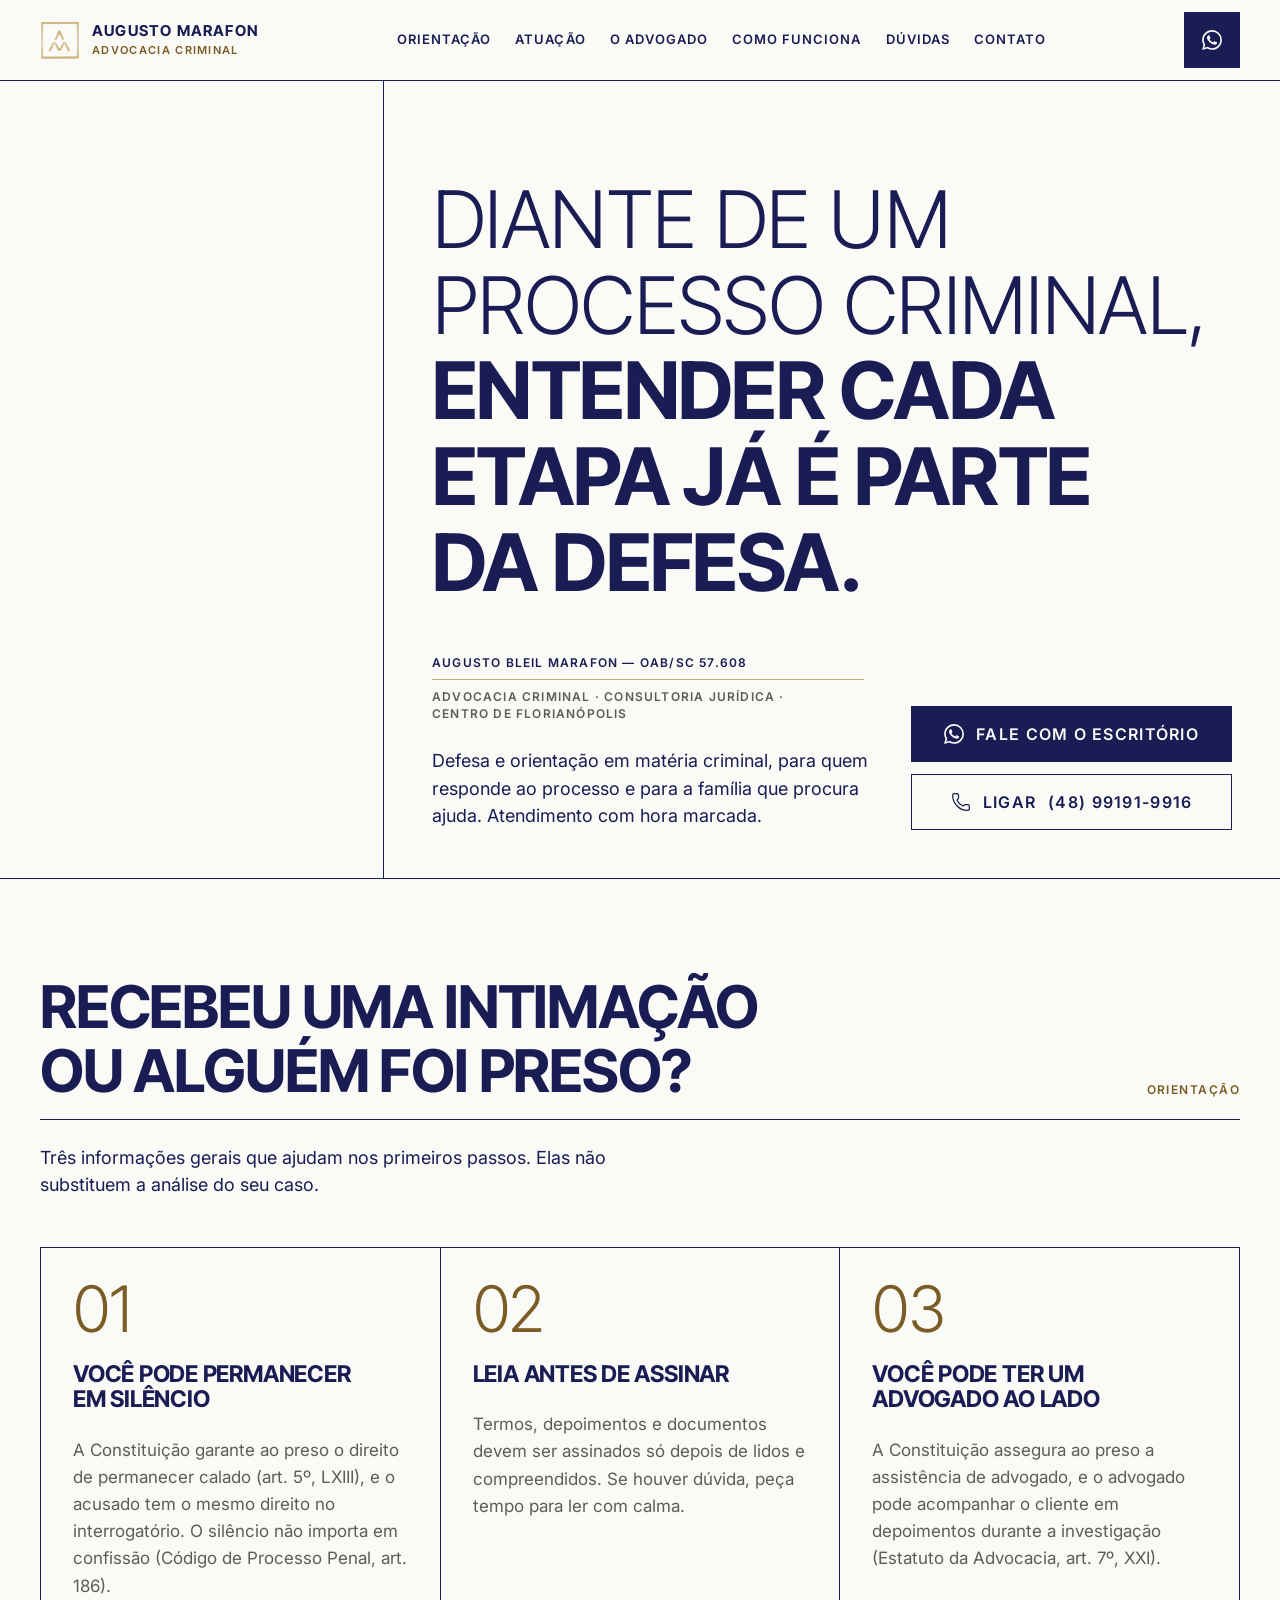
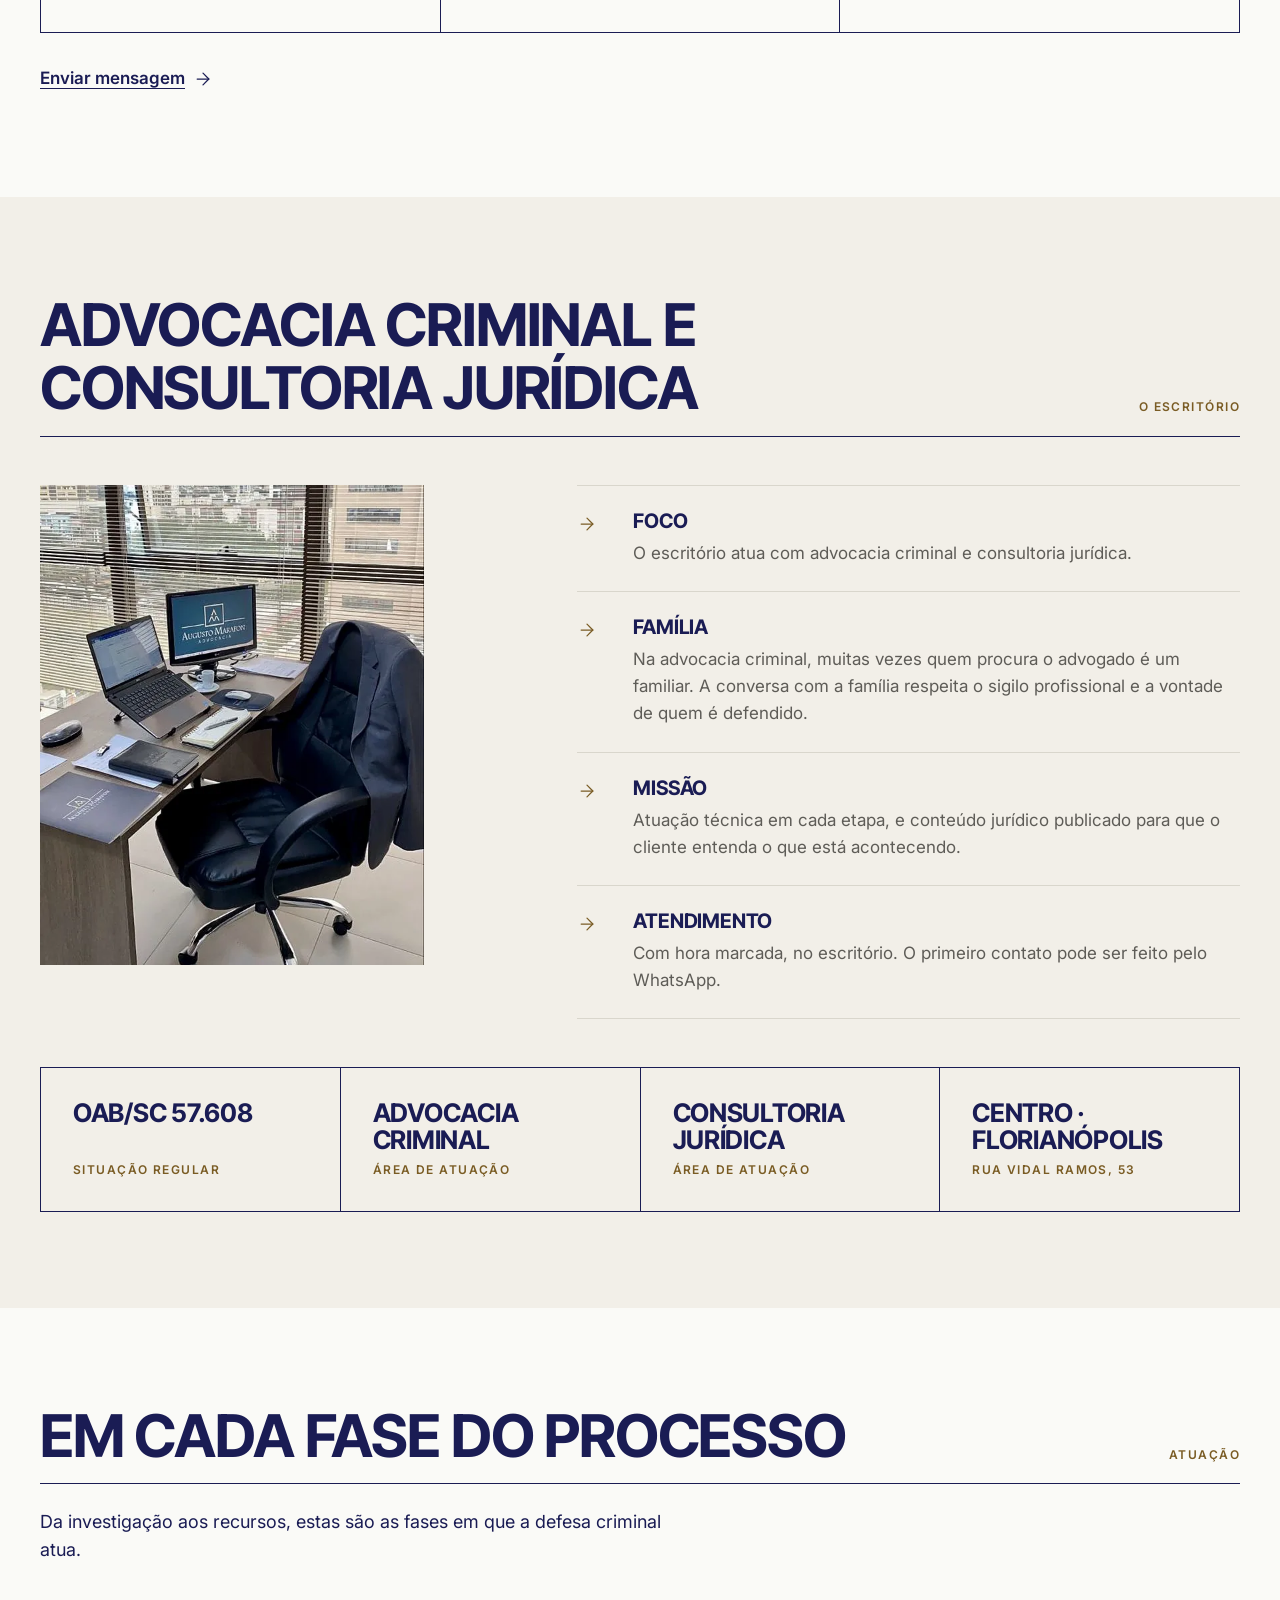
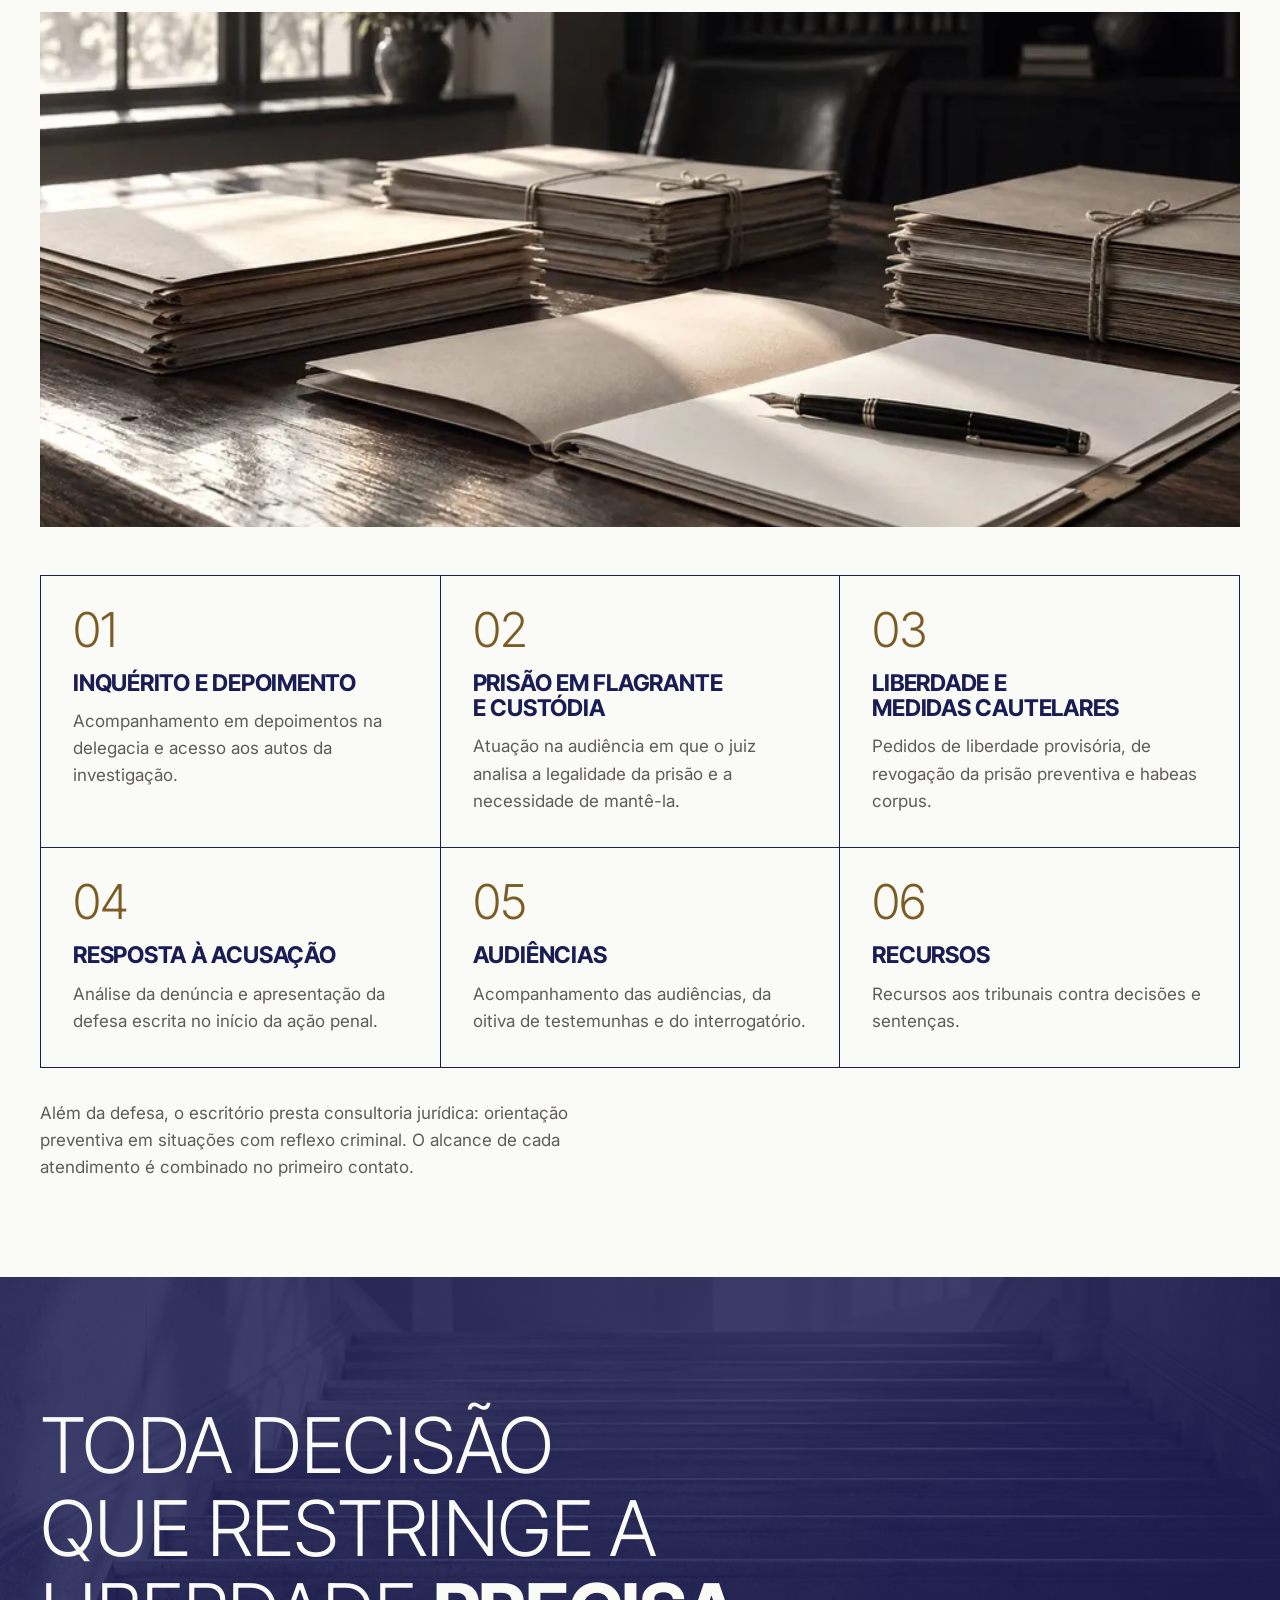
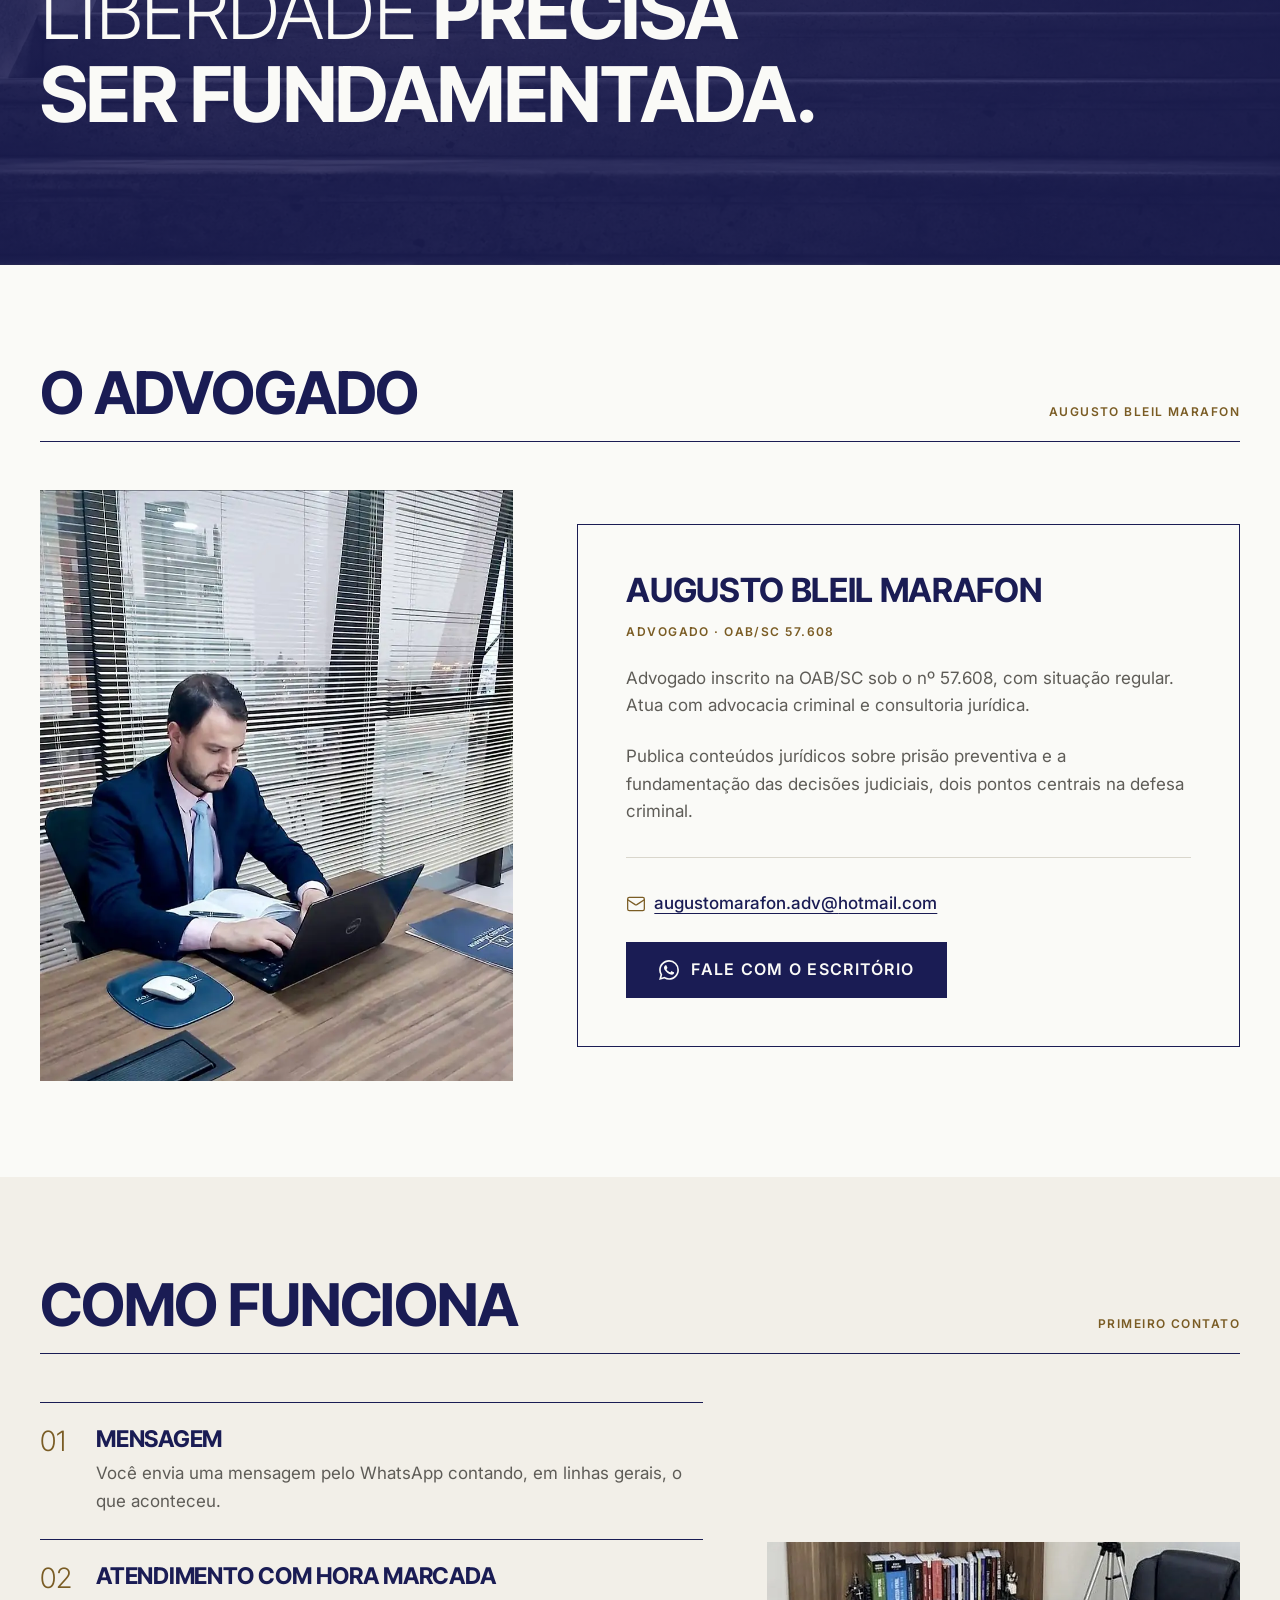
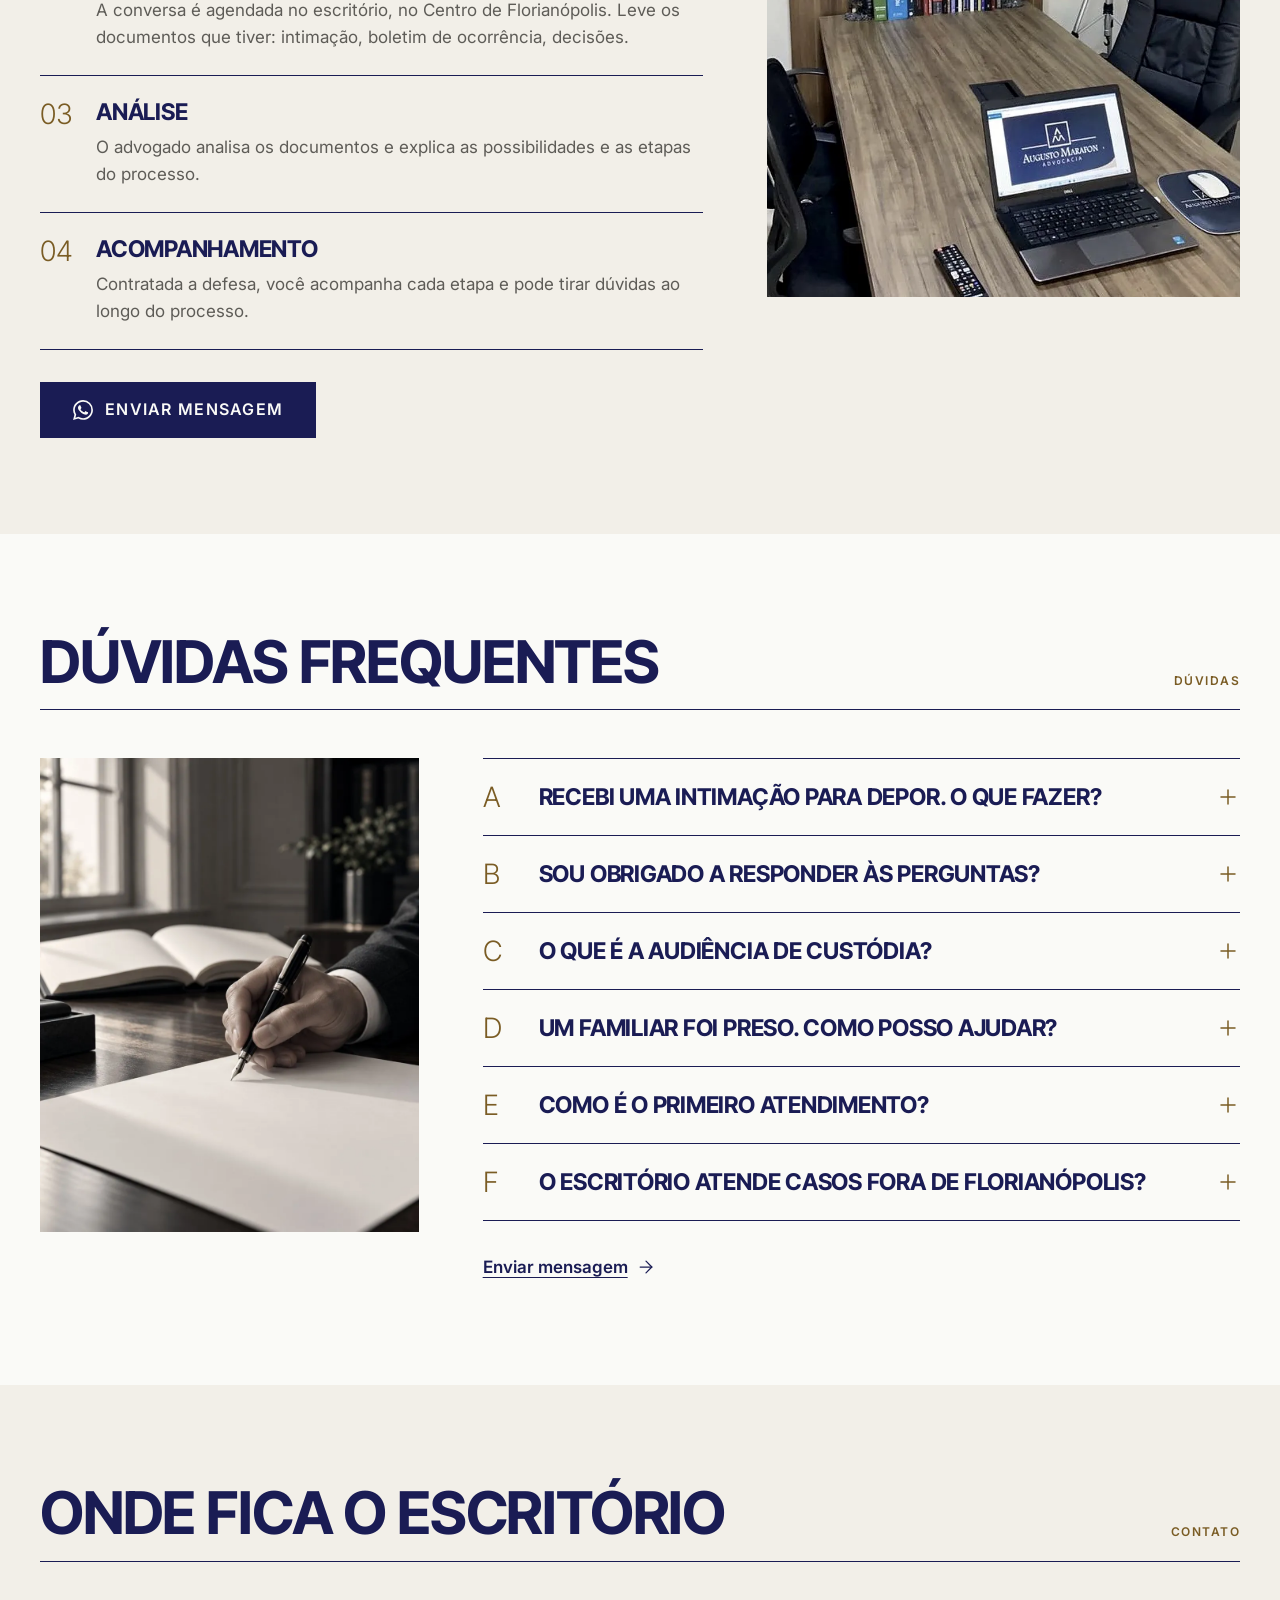
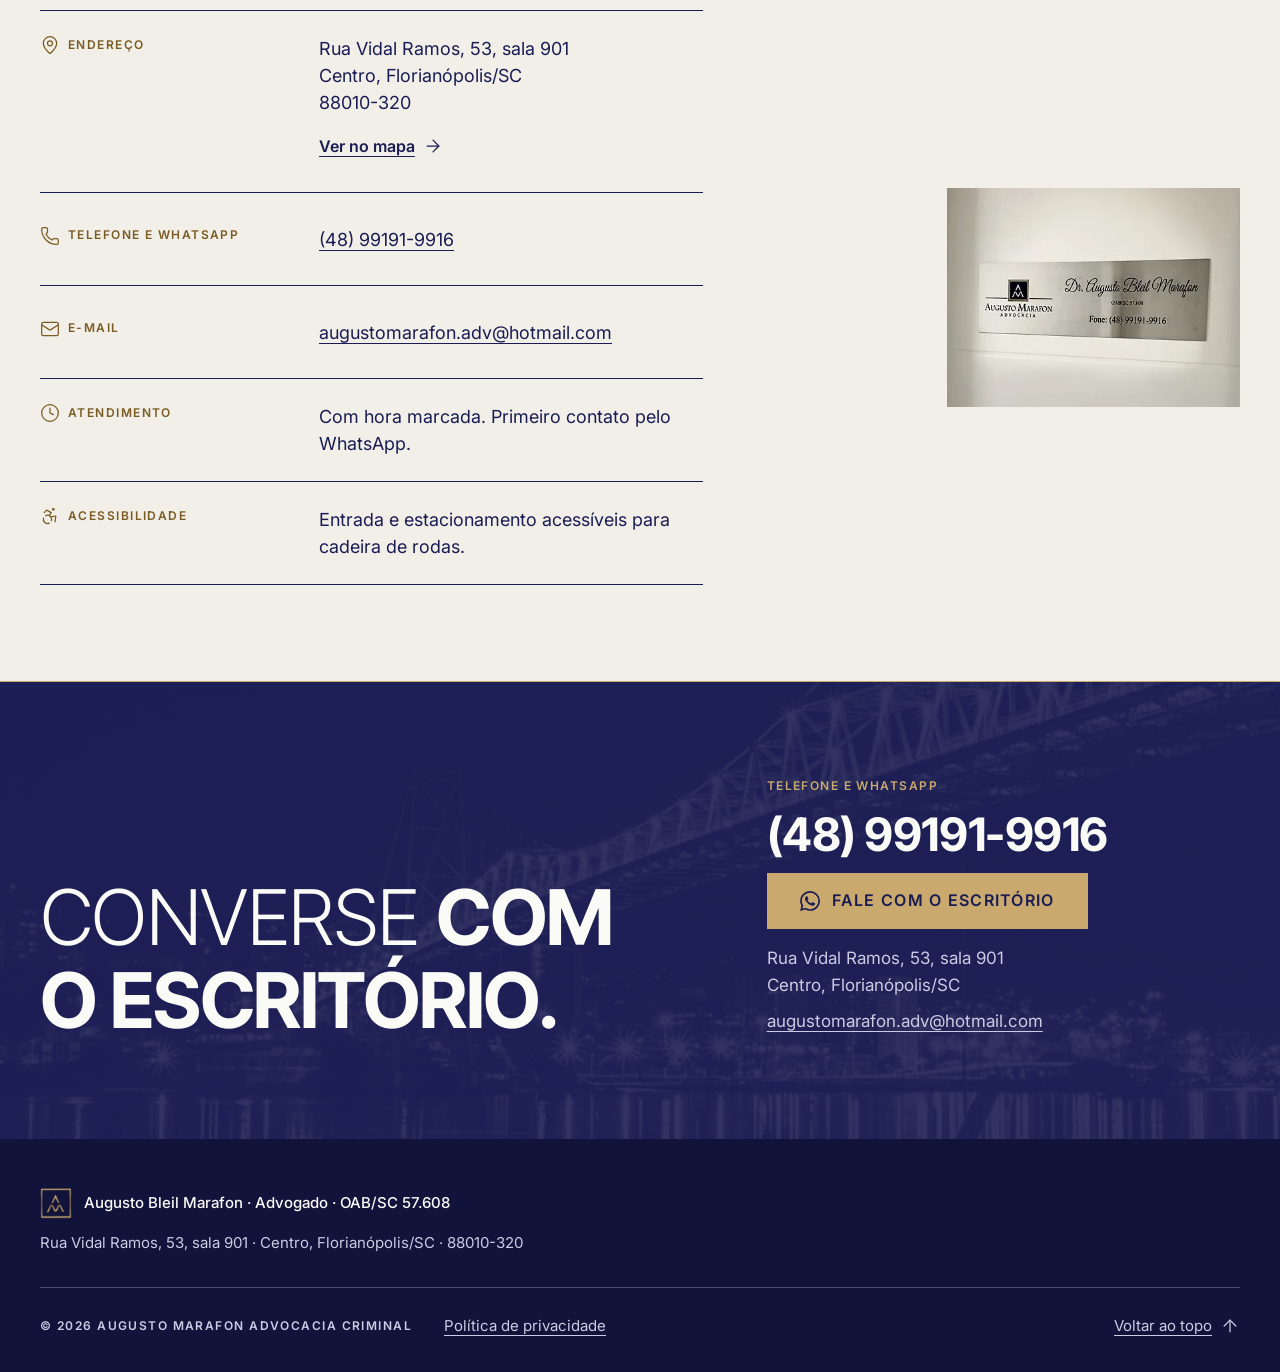
<file: index.html>
<!DOCTYPE html>
<html lang="pt-BR">
<head>
<meta charset="UTF-8">
<meta name="viewport" content="width=device-width, initial-scale=1">
<!-- PRÉ-VENDA: não remover até o Armin fechar a venda -->
<meta name="robots" content="noindex, nofollow">
<title>Augusto Bleil Marafon · Advocacia Criminal em Florianópolis · OAB/SC 57.608</title>
<meta name="description" content="Advocacia criminal e consultoria jurídica no Centro de Florianópolis. Atendimento com hora marcada. Augusto Bleil Marafon, OAB/SC 57.608.">
<meta property="og:title" content="Augusto Bleil Marafon · Advocacia Criminal em Florianópolis · OAB/SC 57.608">
<meta property="og:description" content="Advocacia criminal e consultoria jurídica no Centro de Florianópolis. Atendimento com hora marcada. Augusto Bleil Marafon, OAB/SC 57.608.">
<meta property="og:type" content="website">
<meta property="og:locale" content="pt_BR">
<meta property="og:image" content="assets/img/og-imagem.jpg">
<meta property="og:image:width" content="1200">
<meta property="og:image:height" content="630">
<meta name="theme-color" content="#FAFAF7">
<link rel="icon" type="image/png" href="assets/img/logo-am.png">
<link rel="preconnect" href="https://fonts.googleapis.com">
<link rel="preconnect" href="https://fonts.gstatic.com" crossorigin>
<link href="https://fonts.googleapis.com/css2?family=Inter+Tight:wght@300;700&family=Inter:wght@400;500;600&display=swap" rel="stylesheet">
<link rel="preload" as="image" media="(max-width: 899px)" imagesrcset="assets/img/heroi-retrato-celular-480.webp 480w, assets/img/heroi-retrato-celular-960.webp 960w" imagesizes="100vw">
<link rel="stylesheet" href="assets/css/base.css">
<link rel="stylesheet" href="assets/css/style.css">
<script type="application/ld+json">
{
  "@context": "https://schema.org",
  "@graph": [
    {
      "@type": "Person",
      "@id": "#augusto",
      "name": "Augusto Bleil Marafon",
      "jobTitle": "Advogado",
      "identifier": "OAB/SC 57.608",
      "email": "mailto:augustomarafon.adv@hotmail.com",
      "telephone": "+55-48-99191-9916",
      "worksFor": { "@id": "#escritorio" }
    },
    {
      "@type": "LegalService",
      "@id": "#escritorio",
      "name": "Augusto Marafon Advocacia Criminal",
      "description": "Advocacia criminal e consultoria jurídica no Centro de Florianópolis.",
      "image": "assets/img/og-imagem.jpg",
      "telephone": "+55-48-99191-9916",
      "email": "augustomarafon.adv@hotmail.com",
      "address": {
        "@type": "PostalAddress",
        "streetAddress": "Rua Vidal Ramos, 53, sala 901",
        "addressLocality": "Florianópolis",
        "addressRegion": "SC",
        "postalCode": "88010-320",
        "addressCountry": "BR"
      },
      "geo": { "@type": "GeoCoordinates", "latitude": -27.5960278, "longitude": -48.5498734 },
      "areaServed": { "@type": "City", "name": "Florianópolis" },
      "employee": { "@id": "#augusto" }
    }
  ]
}
</script>
</head>
<body>
<a class="pular-conteudo" href="#conteudo">Pular para o conteúdo</a>

<!--CABECALHO-->
<header class="cabecalho" data-header>
  <div class="container cabecalho__grade">
    <a class="marca" href="index.html#inicio" aria-label="Augusto Marafon Advocacia Criminal, início">
      <picture>
        <source srcset="assets/img/logo-am.webp" type="image/webp">
        <img class="marca__logo" src="assets/img/logo-am.png" alt="" width="40" height="40">
      </picture>
      <span class="marca__texto">
        <span class="marca__nome">Augusto Marafon</span>
        <span class="marca__area">Advocacia criminal</span>
      </span>
    </a>
    <nav class="cabecalho__nav" aria-label="Principal">
      <ul role="list">
        <li><a href="index.html#orientacao">Orientação</a></li>
        <li><a href="index.html#atuacao">Atuação</a></li>
        <li><a href="index.html#advogado">O advogado</a></li>
        <li><a href="index.html#como-funciona">Como funciona</a></li>
        <li><a href="index.html#duvidas">Dúvidas</a></li>
        <li><a href="index.html#contato">Contato</a></li>
      </ul>
    </nav>
    <a class="botao botao--primario cabecalho__cta" href="https://wa.me/5548991919916?text=Ol%C3%A1%2C%20Dr.%20Augusto.%20Vim%20pelo%20site%20e%20gostaria%20de%20conversar%20com%20o%20escrit%C3%B3rio." target="_blank" rel="noopener" aria-label="Fale com o escritório (abre o WhatsApp)"><svg class="icone icone--marca" width="24" height="24" fill="currentColor" aria-hidden="true" focusable="false" role="img" viewBox="0 0 24 24" xmlns="http://www.w3.org/2000/svg"><path d="M17.472 14.382c-.297-.149-1.758-.867-2.03-.967-.273-.099-.471-.148-.67.15-.197.297-.767.966-.94 1.164-.173.199-.347.223-.644.075-.297-.15-1.255-.463-2.39-1.475-.883-.788-1.48-1.761-1.653-2.059-.173-.297-.018-.458.13-.606.134-.133.298-.347.446-.52.149-.174.198-.298.298-.497.099-.198.05-.371-.025-.52-.075-.149-.669-1.612-.916-2.207-.242-.579-.487-.5-.669-.51-.173-.008-.371-.01-.57-.01-.198 0-.52.074-.792.372-.272.297-1.04 1.016-1.04 2.479 0 1.462 1.065 2.875 1.213 3.074.149.198 2.096 3.2 5.077 4.487.709.306 1.262.489 1.694.625.712.227 1.36.195 1.871.118.571-.085 1.758-.719 2.006-1.413.248-.694.248-1.289.173-1.413-.074-.124-.272-.198-.57-.347m-5.421 7.403h-.004a9.87 9.87 0 01-5.031-1.378l-.361-.214-3.741.982.998-3.648-.235-.374a9.86 9.86 0 01-1.51-5.26c.001-5.45 4.436-9.884 9.888-9.884 2.64 0 5.122 1.03 6.988 2.898a9.825 9.825 0 012.893 6.994c-.003 5.45-4.437 9.884-9.885 9.884m8.413-18.297A11.815 11.815 0 0012.05 0C5.495 0 .16 5.335.157 11.892c0 2.096.547 4.142 1.588 5.945L.057 24l6.305-1.654a11.882 11.882 0 005.683 1.448h.005c6.554 0 11.89-5.335 11.893-11.893a11.821 11.821 0 00-3.48-8.413Z"/></svg><span class="cabecalho__cta-texto">Fale com o escritório</span></a>
    <button class="cabecalho__menu" type="button" data-abrir-menu aria-expanded="false" aria-controls="menu-celular" aria-label="Abrir menu"><svg aria-hidden="true" focusable="false" class="icone icone--menu" xmlns="http://www.w3.org/2000/svg" width="24" height="24" viewBox="0 0 24 24" fill="none" stroke="currentColor" stroke-width="1.5" stroke-linecap="round" stroke-linejoin="round" ><path d="M4 5h16" /><path d="M4 12h16" /><path d="M4 19h16" /></svg></button>
  </div>
</header>
<nav class="menu-celular" id="menu-celular" aria-hidden="true" aria-label="Menu">
  <div class="menu-celular__topo">
    <span class="menu-celular__titulo">Menu</span>
    <button class="menu-celular__fechar" type="button" data-fechar-menu aria-label="Fechar menu"><svg aria-hidden="true" focusable="false" class="icone icone--x" xmlns="http://www.w3.org/2000/svg" width="24" height="24" viewBox="0 0 24 24" fill="none" stroke="currentColor" stroke-width="1.5" stroke-linecap="round" stroke-linejoin="round" ><path d="M18 6 6 18" /><path d="m6 6 12 12" /></svg></button>
  </div>
  <ul role="list" class="menu-celular__lista">
    <li><a href="index.html#orientacao">Orientação</a></li>
    <li><a href="index.html#escritorio">O escritório</a></li>
    <li><a href="index.html#atuacao">Atuação</a></li>
    <li><a href="index.html#advogado">O advogado</a></li>
    <li><a href="index.html#como-funciona">Como funciona</a></li>
    <li><a href="index.html#duvidas">Dúvidas</a></li>
    <li><a href="index.html#contato">Contato</a></li>
  </ul>
  <a class="botao botao--primario menu-celular__cta" href="https://wa.me/5548991919916?text=Ol%C3%A1%2C%20Dr.%20Augusto.%20Vim%20pelo%20site%20e%20gostaria%20de%20conversar%20com%20o%20escrit%C3%B3rio." target="_blank" rel="noopener" aria-label="Fale com o escritório (abre o WhatsApp)"><svg class="icone icone--marca" width="24" height="24" fill="currentColor" aria-hidden="true" focusable="false" role="img" viewBox="0 0 24 24" xmlns="http://www.w3.org/2000/svg"><path d="M17.472 14.382c-.297-.149-1.758-.867-2.03-.967-.273-.099-.471-.148-.67.15-.197.297-.767.966-.94 1.164-.173.199-.347.223-.644.075-.297-.15-1.255-.463-2.39-1.475-.883-.788-1.48-1.761-1.653-2.059-.173-.297-.018-.458.13-.606.134-.133.298-.347.446-.52.149-.174.198-.298.298-.497.099-.198.05-.371-.025-.52-.075-.149-.669-1.612-.916-2.207-.242-.579-.487-.5-.669-.51-.173-.008-.371-.01-.57-.01-.198 0-.52.074-.792.372-.272.297-1.04 1.016-1.04 2.479 0 1.462 1.065 2.875 1.213 3.074.149.198 2.096 3.2 5.077 4.487.709.306 1.262.489 1.694.625.712.227 1.36.195 1.871.118.571-.085 1.758-.719 2.006-1.413.248-.694.248-1.289.173-1.413-.074-.124-.272-.198-.57-.347m-5.421 7.403h-.004a9.87 9.87 0 01-5.031-1.378l-.361-.214-3.741.982.998-3.648-.235-.374a9.86 9.86 0 01-1.51-5.26c.001-5.45 4.436-9.884 9.888-9.884 2.64 0 5.122 1.03 6.988 2.898a9.825 9.825 0 012.893 6.994c-.003 5.45-4.437 9.884-9.885 9.884m8.413-18.297A11.815 11.815 0 0012.05 0C5.495 0 .16 5.335.157 11.892c0 2.096.547 4.142 1.588 5.945L.057 24l6.305-1.654a11.882 11.882 0 005.683 1.448h.005c6.554 0 11.89-5.335 11.893-11.893a11.821 11.821 0 00-3.48-8.413Z"/></svg>Fale com o escritório</a>
</nav>
<!--/CABECALHO-->

<main id="conteudo">

  <!-- 1. Herói -->
  <section class="heroi" id="inicio" data-heroi>
    <div class="heroi__grade">
      <div class="heroi__midia midia">
        <picture>
  <source type="image/webp" media="(max-width: 899px)" srcset="assets/img/heroi-retrato-celular-480.webp 480w, assets/img/heroi-retrato-celular-960.webp 960w" sizes="100vw">
  <source type="image/webp" srcset="assets/img/heroi-retrato-960.webp 960w" sizes="100vw">
  <img src="assets/img/heroi-retrato-960.jpg" alt="Augusto Bleil Marafon, advogado, no escritório." width="1500" height="1875" decoding="async" fetchpriority="high">
</picture>
      </div>
      <div class="heroi__texto">
        <h1 class="heroi__titulo">Diante de um processo criminal, <strong>entender cada etapa já é parte da defesa.</strong></h1>
        <div class="heroi__rodape">
          <div class="heroi__rotulos">
            <p class="heroi__rotulo heroi__rotulo--forte">Augusto Bleil Marafon — <span class="nowrap">OAB/SC 57.608</span></p>
            <p class="heroi__rotulo">Advocacia criminal · Consultoria jurídica · <span class="nowrap">Centro de Florianópolis</span></p>
          </div>
          <p class="heroi__lead">Defesa e orientação em matéria criminal, para quem responde ao processo e para a família que procura ajuda. Atendimento com hora marcada.</p>
          <div class="heroi__acoes">
            <a class="botao botao--primario" href="https://wa.me/5548991919916?text=Ol%C3%A1%2C%20Dr.%20Augusto.%20Vim%20pelo%20site%20e%20gostaria%20de%20marcar%20um%20atendimento." target="_blank" rel="noopener" aria-label="Fale com o escritório (abre o WhatsApp)"><svg class="icone icone--marca" width="24" height="24" fill="currentColor" aria-hidden="true" focusable="false" role="img" viewBox="0 0 24 24" xmlns="http://www.w3.org/2000/svg"><path d="M17.472 14.382c-.297-.149-1.758-.867-2.03-.967-.273-.099-.471-.148-.67.15-.197.297-.767.966-.94 1.164-.173.199-.347.223-.644.075-.297-.15-1.255-.463-2.39-1.475-.883-.788-1.48-1.761-1.653-2.059-.173-.297-.018-.458.13-.606.134-.133.298-.347.446-.52.149-.174.198-.298.298-.497.099-.198.05-.371-.025-.52-.075-.149-.669-1.612-.916-2.207-.242-.579-.487-.5-.669-.51-.173-.008-.371-.01-.57-.01-.198 0-.52.074-.792.372-.272.297-1.04 1.016-1.04 2.479 0 1.462 1.065 2.875 1.213 3.074.149.198 2.096 3.2 5.077 4.487.709.306 1.262.489 1.694.625.712.227 1.36.195 1.871.118.571-.085 1.758-.719 2.006-1.413.248-.694.248-1.289.173-1.413-.074-.124-.272-.198-.57-.347m-5.421 7.403h-.004a9.87 9.87 0 01-5.031-1.378l-.361-.214-3.741.982.998-3.648-.235-.374a9.86 9.86 0 01-1.51-5.26c.001-5.45 4.436-9.884 9.888-9.884 2.64 0 5.122 1.03 6.988 2.898a9.825 9.825 0 012.893 6.994c-.003 5.45-4.437 9.884-9.885 9.884m8.413-18.297A11.815 11.815 0 0012.05 0C5.495 0 .16 5.335.157 11.892c0 2.096.547 4.142 1.588 5.945L.057 24l6.305-1.654a11.882 11.882 0 005.683 1.448h.005c6.554 0 11.89-5.335 11.893-11.893a11.821 11.821 0 00-3.48-8.413Z"/></svg>Fale com o escritório</a>
            <a class="botao botao--secundario" href="tel:+5548991919916"><svg aria-hidden="true" focusable="false" class="icone icone--phone" xmlns="http://www.w3.org/2000/svg" width="24" height="24" viewBox="0 0 24 24" fill="none" stroke="currentColor" stroke-width="1.5" stroke-linecap="round" stroke-linejoin="round" ><path d="M13.832 16.568a1 1 0 0 0 1.213-.303l.355-.465A2 2 0 0 1 17 15h3a2 2 0 0 1 2 2v3a2 2 0 0 1-2 2A18 18 0 0 1 2 4a2 2 0 0 1 2-2h3a2 2 0 0 1 2 2v3a2 2 0 0 1-.8 1.6l-.468.351a1 1 0 0 0-.292 1.233 14 14 0 0 0 6.392 6.384" /></svg>Ligar <span class="nowrap">(48) 99191-9916</span></a>
          </div>
        </div>
      </div>
    </div>
  </section>

  <!-- 2. Orientação -->
  <section class="secao orientacao" id="orientacao" aria-labelledby="orientacao-titulo">
    <div class="container">
      <header class="secao__cabeca revelar">
        <h2 id="orientacao-titulo">Recebeu uma intimação ou alguém foi preso?</h2>
        <p class="rotulo">Orientação</p>
      </header>
      <p class="secao__lead revelar">Três informações gerais que ajudam nos primeiros passos. Elas não substituem a análise do seu caso.</p>
      <ol role="list" class="colunas-numeradas">
        <li class="revelar">
          <span class="numeral" aria-hidden="true">01</span>
          <h3>Você pode permanecer em silêncio</h3>
          <p>A Constituição garante ao preso o direito de permanecer calado (art. 5º, LXIII), e o acusado tem o mesmo direito no interrogatório. O silêncio não importa em confissão (Código de Processo Penal, art. 186).</p>
        </li>
        <li class="revelar">
          <span class="numeral" aria-hidden="true">02</span>
          <h3>Leia antes de assinar</h3>
          <p>Termos, depoimentos e documentos devem ser assinados só depois de lidos e compreendidos. Se houver dúvida, peça tempo para ler com calma.</p>
        </li>
        <li class="revelar">
          <span class="numeral" aria-hidden="true">03</span>
          <h3>Você pode ter um advogado ao lado</h3>
          <p>A Constituição assegura ao preso a assistência de advogado, e o advogado pode acompanhar o cliente em depoimentos durante a investigação (Estatuto da Advocacia, art. 7º, XXI).</p>
        </li>
      </ol>
      <p class="secao__mais revelar"><a class="link" href="https://wa.me/5548991919916?text=Ol%C3%A1%2C%20Dr.%20Augusto.%20Vim%20pelo%20site%20e%20tenho%20uma%20d%C3%BAvida%20sobre%20um%20processo%20criminal." target="_blank" rel="noopener" aria-label="Enviar mensagem (abre o WhatsApp)">Enviar mensagem<svg aria-hidden="true" focusable="false" class="icone icone--arrow-right" xmlns="http://www.w3.org/2000/svg" width="24" height="24" viewBox="0 0 24 24" fill="none" stroke="currentColor" stroke-width="1.5" stroke-linecap="round" stroke-linejoin="round" ><path d="M5 12h14" /><path d="m12 5 7 7-7 7" /></svg></a></p>
    </div>
  </section>

  <!-- 3. O escritório -->
  <section class="secao secao--alt escritorio" id="escritorio" aria-labelledby="escritorio-titulo">
    <div class="container">
      <header class="secao__cabeca revelar">
        <h2 id="escritorio-titulo">Advocacia criminal e consultoria jurídica</h2>
        <p class="rotulo">O escritório</p>
      </header>
      <div class="escritorio__grade">
        <div class="escritorio__midia midia revelar">
          <picture>
  <source type="image/webp" media="(max-width: 899px)" srcset="assets/img/escritorio-mesa-480.webp 480w, assets/img/escritorio-mesa-960.webp 960w" sizes="100vw">
  <source type="image/webp" srcset="assets/img/escritorio-mesa-960.webp 960w" sizes="50vw">
  <img src="assets/img/escritorio-mesa-960.jpg" alt="Mesa do escritório com o logotipo Augusto Marafon Advocacia no monitor." width="576" height="720" decoding="async">
</picture>
        </div>
        <ul role="list" class="lista-seta">
          <li class="revelar">
            <svg aria-hidden="true" focusable="false" class="icone icone--arrow-right" xmlns="http://www.w3.org/2000/svg" width="24" height="24" viewBox="0 0 24 24" fill="none" stroke="currentColor" stroke-width="1.5" stroke-linecap="round" stroke-linejoin="round" ><path d="M5 12h14" /><path d="m12 5 7 7-7 7" /></svg>
            <div>
              <h3>Foco</h3>
              <p>O escritório atua com advocacia criminal e consultoria jurídica.</p>
            </div>
          </li>
          <li class="revelar">
            <svg aria-hidden="true" focusable="false" class="icone icone--arrow-right" xmlns="http://www.w3.org/2000/svg" width="24" height="24" viewBox="0 0 24 24" fill="none" stroke="currentColor" stroke-width="1.5" stroke-linecap="round" stroke-linejoin="round" ><path d="M5 12h14" /><path d="m12 5 7 7-7 7" /></svg>
            <div>
              <h3>Família</h3>
              <p>Na advocacia criminal, muitas vezes quem procura o advogado é um familiar. A conversa com a família respeita o sigilo profissional e a vontade de quem é defendido.</p>
            </div>
          </li>
          <li class="revelar">
            <svg aria-hidden="true" focusable="false" class="icone icone--arrow-right" xmlns="http://www.w3.org/2000/svg" width="24" height="24" viewBox="0 0 24 24" fill="none" stroke="currentColor" stroke-width="1.5" stroke-linecap="round" stroke-linejoin="round" ><path d="M5 12h14" /><path d="m12 5 7 7-7 7" /></svg>
            <div>
              <h3>Missão</h3>
              <p>Atuação técnica em cada etapa, e conteúdo jurídico publicado para que o cliente entenda o que está acontecendo.</p>
            </div>
          </li>
          <li class="revelar">
            <svg aria-hidden="true" focusable="false" class="icone icone--arrow-right" xmlns="http://www.w3.org/2000/svg" width="24" height="24" viewBox="0 0 24 24" fill="none" stroke="currentColor" stroke-width="1.5" stroke-linecap="round" stroke-linejoin="round" ><path d="M5 12h14" /><path d="m12 5 7 7-7 7" /></svg>
            <div>
              <h3>Atendimento</h3>
              <p>Com hora marcada, no escritório. O primeiro contato pode ser feito pelo WhatsApp.</p>
            </div>
          </li>
        </ul>
      </div>
      <dl class="grade-dados revelar">
        <div><dt>OAB/SC 57.608</dt><dd>Situação regular</dd></div>
        <div><dt>Advocacia criminal</dt><dd>Área de atuação</dd></div>
        <div><dt>Consultoria jurídica</dt><dd>Área de atuação</dd></div>
        <div><dt>Centro · Florianópolis</dt><dd>Rua Vidal Ramos, 53</dd></div>
      </dl>
    </div>
  </section>

  <!-- 4. Atuação -->
  <section class="secao atuacao" id="atuacao" aria-labelledby="atuacao-titulo">
    <div class="container">
      <header class="secao__cabeca revelar">
        <h2 id="atuacao-titulo">Em cada fase do processo</h2>
        <p class="rotulo">Atuação</p>
      </header>
      <p class="secao__lead revelar">Da investigação aos recursos, estas são as fases em que a defesa criminal atua.</p>
      <div class="atuacao__midia midia revelar">
        <picture>
  <source type="image/webp" media="(max-width: 899px)" srcset="assets/img/atuacao-processos-480.webp 480w, assets/img/atuacao-processos-960.webp 960w" sizes="100vw">
  <source type="image/webp" srcset="assets/img/atuacao-processos-960.webp 960w, assets/img/atuacao-processos-1600.webp 1600w" sizes="50vw">
  <img src="assets/img/atuacao-processos-960.jpg" alt="" width="2400" height="1600" decoding="async">
</picture>
      </div>
      <ol role="list" class="grade-fases">
        <li class="revelar">
          <span class="numeral numeral--menor" aria-hidden="true">01</span>
          <h3>Inquérito e depoimento</h3>
          <p>Acompanhamento em depoimentos na delegacia e acesso aos autos da investigação.</p>
        </li>
        <li class="revelar">
          <span class="numeral numeral--menor" aria-hidden="true">02</span>
          <h3>Prisão em flagrante e custódia</h3>
          <p>Atuação na audiência em que o juiz analisa a legalidade da prisão e a necessidade de mantê-la.</p>
        </li>
        <li class="revelar">
          <span class="numeral numeral--menor" aria-hidden="true">03</span>
          <h3>Liberdade e medidas cautelares</h3>
          <p>Pedidos de liberdade provisória, de revogação da prisão preventiva e habeas corpus.</p>
        </li>
        <li class="revelar">
          <span class="numeral numeral--menor" aria-hidden="true">04</span>
          <h3>Resposta à acusação</h3>
          <p>Análise da denúncia e apresentação da defesa escrita no início da ação penal.</p>
        </li>
        <li class="revelar">
          <span class="numeral numeral--menor" aria-hidden="true">05</span>
          <h3>Audiências</h3>
          <p>Acompanhamento das audiências, da oitiva de testemunhas e do interrogatório.</p>
        </li>
        <li class="revelar">
          <span class="numeral numeral--menor" aria-hidden="true">06</span>
          <h3>Recursos</h3>
          <p>Recursos aos tribunais contra decisões e sentenças.</p>
        </li>
      </ol>
      <p class="atuacao__nota revelar">Além da defesa, o escritório presta consultoria jurídica: orientação preventiva em situações com reflexo criminal. O alcance de cada atendimento é combinado no primeiro contato.</p>
    </div>
  </section>

  <!-- 5. Frase grande -->
  <section class="frase" aria-label="Princípio da defesa">
    <div class="container">
      <h2 class="frase__titulo revelar">Toda decisão que restringe a liberdade <strong>precisa ser fundamentada.</strong></h2>
    </div>
  </section>

  <!-- 6. O advogado -->
  <section class="secao advogado" id="advogado" aria-labelledby="advogado-titulo">
    <div class="container">
      <header class="secao__cabeca revelar">
        <h2 id="advogado-titulo">O advogado</h2>
        <p class="rotulo">Augusto Bleil Marafon</p>
      </header>
      <div class="advogado__grade">
        <div class="advogado__midia midia revelar">
          <picture>
  <source type="image/webp" media="(max-width: 899px)" srcset="assets/img/advogado-notebook-480.webp 480w, assets/img/advogado-notebook-960.webp 960w" sizes="100vw">
  <source type="image/webp" srcset="assets/img/advogado-notebook-960.webp 960w" sizes="50vw">
  <img src="assets/img/advogado-notebook-960.jpg" alt="Augusto Bleil Marafon trabalhando ao notebook no escritório." width="820" height="1025" decoding="async" loading="lazy">
</picture>
        </div>
        <article class="perfil revelar">
          <h3 class="perfil__nome">Augusto Bleil Marafon</h3>
          <p class="rotulo perfil__rotulo">Advogado · <span class="nowrap">OAB/SC 57.608</span></p>
          <p>Advogado inscrito na OAB/SC sob o nº 57.608, com situação regular. Atua com advocacia criminal e consultoria jurídica.</p>
          <p>Publica conteúdos jurídicos sobre prisão preventiva e a fundamentação das decisões judiciais, dois pontos centrais na defesa criminal.</p>
          <div class="perfil__contato">
            <a class="perfil__email" href="mailto:augustomarafon.adv@hotmail.com"><svg aria-hidden="true" focusable="false" class="icone icone--mail" xmlns="http://www.w3.org/2000/svg" width="24" height="24" viewBox="0 0 24 24" fill="none" stroke="currentColor" stroke-width="1.5" stroke-linecap="round" stroke-linejoin="round" ><path d="m22 7-8.991 5.727a2 2 0 0 1-2.009 0L2 7" /><rect x="2" y="4" width="20" height="16" rx="2" /></svg>augustomarafon.adv@<wbr>hotmail.com</a>
            <a class="botao botao--primario" href="https://wa.me/5548991919916?text=Ol%C3%A1%2C%20Dr.%20Augusto.%20Vim%20pelo%20site%20e%20gostaria%20de%20conversar%20com%20o%20escrit%C3%B3rio." target="_blank" rel="noopener" aria-label="Fale com o escritório (abre o WhatsApp)"><svg class="icone icone--marca" width="24" height="24" fill="currentColor" aria-hidden="true" focusable="false" role="img" viewBox="0 0 24 24" xmlns="http://www.w3.org/2000/svg"><path d="M17.472 14.382c-.297-.149-1.758-.867-2.03-.967-.273-.099-.471-.148-.67.15-.197.297-.767.966-.94 1.164-.173.199-.347.223-.644.075-.297-.15-1.255-.463-2.39-1.475-.883-.788-1.48-1.761-1.653-2.059-.173-.297-.018-.458.13-.606.134-.133.298-.347.446-.52.149-.174.198-.298.298-.497.099-.198.05-.371-.025-.52-.075-.149-.669-1.612-.916-2.207-.242-.579-.487-.5-.669-.51-.173-.008-.371-.01-.57-.01-.198 0-.52.074-.792.372-.272.297-1.04 1.016-1.04 2.479 0 1.462 1.065 2.875 1.213 3.074.149.198 2.096 3.2 5.077 4.487.709.306 1.262.489 1.694.625.712.227 1.36.195 1.871.118.571-.085 1.758-.719 2.006-1.413.248-.694.248-1.289.173-1.413-.074-.124-.272-.198-.57-.347m-5.421 7.403h-.004a9.87 9.87 0 01-5.031-1.378l-.361-.214-3.741.982.998-3.648-.235-.374a9.86 9.86 0 01-1.51-5.26c.001-5.45 4.436-9.884 9.888-9.884 2.64 0 5.122 1.03 6.988 2.898a9.825 9.825 0 012.893 6.994c-.003 5.45-4.437 9.884-9.885 9.884m8.413-18.297A11.815 11.815 0 0012.05 0C5.495 0 .16 5.335.157 11.892c0 2.096.547 4.142 1.588 5.945L.057 24l6.305-1.654a11.882 11.882 0 005.683 1.448h.005c6.554 0 11.89-5.335 11.893-11.893a11.821 11.821 0 00-3.48-8.413Z"/></svg>Fale com o escritório</a>
          </div>
        </article>
      </div>
    </div>
  </section>

  <!-- 7. Como funciona -->
  <section class="secao secao--alt funciona" id="como-funciona" aria-labelledby="funciona-titulo">
    <div class="container">
      <header class="secao__cabeca revelar">
        <h2 id="funciona-titulo">Como funciona</h2>
        <p class="rotulo">Primeiro contato</p>
      </header>
      <div class="funciona__grade">
        <div class="funciona__passos">
          <ol role="list" class="passos">
            <li class="revelar">
              <span class="passos__num" aria-hidden="true">01</span>
              <div>
                <h3>Mensagem</h3>
                <p>Você envia uma mensagem pelo WhatsApp contando, em linhas gerais, o que aconteceu.</p>
              </div>
            </li>
            <li class="revelar">
              <span class="passos__num" aria-hidden="true">02</span>
              <div>
                <h3>Atendimento com hora marcada</h3>
                <p>A conversa é agendada no escritório, no Centro de Florianópolis. Leve os documentos que tiver: intimação, boletim de ocorrência, decisões.</p>
              </div>
            </li>
            <li class="revelar">
              <span class="passos__num" aria-hidden="true">03</span>
              <div>
                <h3>Análise</h3>
                <p>O advogado analisa os documentos e explica as possibilidades e as etapas do processo.</p>
              </div>
            </li>
            <li class="revelar">
              <span class="passos__num" aria-hidden="true">04</span>
              <div>
                <h3>Acompanhamento</h3>
                <p>Contratada a defesa, você acompanha cada etapa e pode tirar dúvidas ao longo do processo.</p>
              </div>
            </li>
          </ol>
          <div class="funciona__acao revelar">
            <a class="botao botao--primario" href="https://wa.me/5548991919916?text=Ol%C3%A1%2C%20Dr.%20Augusto.%20Vim%20pelo%20site%20e%20gostaria%20de%20marcar%20um%20hor%C3%A1rio%20de%20atendimento." target="_blank" rel="noopener" aria-label="Enviar mensagem (abre o WhatsApp)"><svg class="icone icone--marca" width="24" height="24" fill="currentColor" aria-hidden="true" focusable="false" role="img" viewBox="0 0 24 24" xmlns="http://www.w3.org/2000/svg"><path d="M17.472 14.382c-.297-.149-1.758-.867-2.03-.967-.273-.099-.471-.148-.67.15-.197.297-.767.966-.94 1.164-.173.199-.347.223-.644.075-.297-.15-1.255-.463-2.39-1.475-.883-.788-1.48-1.761-1.653-2.059-.173-.297-.018-.458.13-.606.134-.133.298-.347.446-.52.149-.174.198-.298.298-.497.099-.198.05-.371-.025-.52-.075-.149-.669-1.612-.916-2.207-.242-.579-.487-.5-.669-.51-.173-.008-.371-.01-.57-.01-.198 0-.52.074-.792.372-.272.297-1.04 1.016-1.04 2.479 0 1.462 1.065 2.875 1.213 3.074.149.198 2.096 3.2 5.077 4.487.709.306 1.262.489 1.694.625.712.227 1.36.195 1.871.118.571-.085 1.758-.719 2.006-1.413.248-.694.248-1.289.173-1.413-.074-.124-.272-.198-.57-.347m-5.421 7.403h-.004a9.87 9.87 0 01-5.031-1.378l-.361-.214-3.741.982.998-3.648-.235-.374a9.86 9.86 0 01-1.51-5.26c.001-5.45 4.436-9.884 9.888-9.884 2.64 0 5.122 1.03 6.988 2.898a9.825 9.825 0 012.893 6.994c-.003 5.45-4.437 9.884-9.885 9.884m8.413-18.297A11.815 11.815 0 0012.05 0C5.495 0 .16 5.335.157 11.892c0 2.096.547 4.142 1.588 5.945L.057 24l6.305-1.654a11.882 11.882 0 005.683 1.448h.005c6.554 0 11.89-5.335 11.893-11.893a11.821 11.821 0 00-3.48-8.413Z"/></svg>Enviar mensagem</a>
          </div>
        </div>
        <div class="funciona__midia midia revelar">
          <picture>
  <source type="image/webp" media="(max-width: 899px)" srcset="assets/img/funciona-sala-480.webp 480w, assets/img/funciona-sala-960.webp 960w" sizes="100vw">
  <source type="image/webp" srcset="assets/img/funciona-sala-960.webp 960w" sizes="50vw">
  <img src="assets/img/funciona-sala-960.jpg" alt="Sala de atendimento do escritório, com mesa, notebook com o logotipo e estante de livros." width="822" height="616" decoding="async" loading="lazy">
</picture>
        </div>
      </div>
    </div>
  </section>

  <!-- 8. Dúvidas -->
  <section class="secao duvidas" id="duvidas" aria-labelledby="duvidas-titulo">
    <div class="container">
      <header class="secao__cabeca revelar">
        <h2 id="duvidas-titulo">Dúvidas frequentes</h2>
        <p class="rotulo">Dúvidas</p>
      </header>
      <div class="duvidas__grade">
        <div class="duvidas__midia midia revelar">
          <picture>
  <source type="image/webp" media="(max-width: 899px)" srcset="assets/img/duvidas-documento-480.webp 480w, assets/img/duvidas-documento-960.webp 960w" sizes="100vw">
  <source type="image/webp" srcset="assets/img/duvidas-documento-960.webp 960w" sizes="50vw">
  <img src="assets/img/duvidas-documento-960.jpg" alt="" width="1200" height="1500" decoding="async" loading="lazy">
</picture>
        </div>
        <div class="duvidas__lista">
          <details class="acordeao revelar">
            <summary><span class="acordeao__letra" aria-hidden="true">A</span><span class="acordeao__pergunta">Recebi uma intimação para depor. O que fazer?</span><svg aria-hidden="true" focusable="false" class="icone icone--plus" xmlns="http://www.w3.org/2000/svg" width="24" height="24" viewBox="0 0 24 24" fill="none" stroke="currentColor" stroke-width="1.5" stroke-linecap="round" stroke-linejoin="round" ><path d="M5 12h14" /><path d="M12 5v14" /></svg></summary>
            <p>Leia o documento com atenção: data, local e se você foi chamado como testemunha ou como investigado. Você pode comparecer acompanhado de advogado, que pode orientar antes do depoimento.</p>
          </details>
          <details class="acordeao revelar">
            <summary><span class="acordeao__letra" aria-hidden="true">B</span><span class="acordeao__pergunta">Sou obrigado a responder às perguntas?</span><svg aria-hidden="true" focusable="false" class="icone icone--plus" xmlns="http://www.w3.org/2000/svg" width="24" height="24" viewBox="0 0 24 24" fill="none" stroke="currentColor" stroke-width="1.5" stroke-linecap="round" stroke-linejoin="round" ><path d="M5 12h14" /><path d="M12 5v14" /></svg></summary>
            <p>Quem é investigado ou acusado tem o direito de permanecer em silêncio, e o silêncio não pode ser interpretado em prejuízo da defesa (Código de Processo Penal, art. 186). A testemunha tem o dever de dizer a verdade sobre o que sabe.</p>
          </details>
          <details class="acordeao revelar">
            <summary><span class="acordeao__letra" aria-hidden="true">C</span><span class="acordeao__pergunta">O que é a audiência de custódia?</span><svg aria-hidden="true" focusable="false" class="icone icone--plus" xmlns="http://www.w3.org/2000/svg" width="24" height="24" viewBox="0 0 24 24" fill="none" stroke="currentColor" stroke-width="1.5" stroke-linecap="round" stroke-linejoin="round" ><path d="M5 12h14" /><path d="M12 5v14" /></svg></summary>
            <p>Na prisão em flagrante, é a apresentação da pessoa presa ao juiz, em até 24 horas, para que ele analise a legalidade da prisão e decida se ela continua ou se a pessoa responde em liberdade (Código de Processo Penal, art. 310).</p>
          </details>
          <details class="acordeao revelar">
            <summary><span class="acordeao__letra" aria-hidden="true">D</span><span class="acordeao__pergunta">Um familiar foi preso. Como posso ajudar?</span><svg aria-hidden="true" focusable="false" class="icone icone--plus" xmlns="http://www.w3.org/2000/svg" width="24" height="24" viewBox="0 0 24 24" fill="none" stroke="currentColor" stroke-width="1.5" stroke-linecap="round" stroke-linejoin="round" ><path d="M5 12h14" /><path d="M12 5v14" /></svg></summary>
            <p>Procure saber onde a pessoa está e reúna os documentos pessoais dela. Na prisão em flagrante, a pessoa é apresentada ao juiz em até 24 horas, e o advogado pode acompanhar essa audiência. O familiar pode fazer o primeiro contato com o escritório.</p>
          </details>
          <details class="acordeao revelar">
            <summary><span class="acordeao__letra" aria-hidden="true">E</span><span class="acordeao__pergunta">Como é o primeiro atendimento?</span><svg aria-hidden="true" focusable="false" class="icone icone--plus" xmlns="http://www.w3.org/2000/svg" width="24" height="24" viewBox="0 0 24 24" fill="none" stroke="currentColor" stroke-width="1.5" stroke-linecap="round" stroke-linejoin="round" ><path d="M5 12h14" /><path d="M12 5v14" /></svg></summary>
            <p>É uma conversa reservada, com hora marcada, protegida pelo sigilo profissional. Leve os documentos que tiver. Ao fim, você entende a situação e as etapas possíveis.</p>
          </details>
          <details class="acordeao revelar">
            <summary><span class="acordeao__letra" aria-hidden="true">F</span><span class="acordeao__pergunta">O escritório atende casos fora de Florianópolis?</span><svg aria-hidden="true" focusable="false" class="icone icone--plus" xmlns="http://www.w3.org/2000/svg" width="24" height="24" viewBox="0 0 24 24" fill="none" stroke="currentColor" stroke-width="1.5" stroke-linecap="round" stroke-linejoin="round" ><path d="M5 12h14" /><path d="M12 5v14" /></svg></summary>
            <p>O escritório fica no Centro de Florianópolis. Para situações em outras cidades, envie uma mensagem e confirme a possibilidade de atendimento.</p>
          </details>
          <p class="secao__mais revelar"><a class="link" href="https://wa.me/5548991919916?text=Ol%C3%A1%2C%20Dr.%20Augusto.%20Vim%20pelo%20site%20e%20tenho%20uma%20d%C3%BAvida%20sobre%20um%20processo%20criminal." target="_blank" rel="noopener" aria-label="Enviar mensagem (abre o WhatsApp)">Enviar mensagem<svg aria-hidden="true" focusable="false" class="icone icone--arrow-right" xmlns="http://www.w3.org/2000/svg" width="24" height="24" viewBox="0 0 24 24" fill="none" stroke="currentColor" stroke-width="1.5" stroke-linecap="round" stroke-linejoin="round" ><path d="M5 12h14" /><path d="m12 5 7 7-7 7" /></svg></a></p>
        </div>
      </div>
    </div>
  </section>

  <!-- 9. Contato -->
  <section class="secao secao--alt contato" id="contato" aria-labelledby="contato-titulo">
    <div class="container">
      <header class="secao__cabeca revelar">
        <h2 id="contato-titulo">Onde fica o escritório</h2>
        <p class="rotulo">Contato</p>
      </header>
      <div class="contato__grade">
        <dl class="tabela-fios revelar">
          <div>
            <dt><svg aria-hidden="true" focusable="false" class="icone icone--map-pin" xmlns="http://www.w3.org/2000/svg" width="24" height="24" viewBox="0 0 24 24" fill="none" stroke="currentColor" stroke-width="1.5" stroke-linecap="round" stroke-linejoin="round" ><path d="M20 10c0 4.993-5.539 10.193-7.399 11.799a1 1 0 0 1-1.202 0C9.539 20.193 4 14.993 4 10a8 8 0 0 1 16 0" /><circle cx="12" cy="10" r="3" /></svg>Endereço</dt>
            <dd>
              <address>Rua Vidal Ramos, 53, sala 901<br>Centro, Florianópolis/SC<br>88010-320</address>
              <a class="link" href="https://www.google.com/maps/place/Augusto+Marafon+Advocacia+Criminal+e+Consultoria+Jur%C3%ADdica/data=!4m7!3m6!1s0x9527370b8287a149:0x4a343d3761c52fa9!8m2!3d-27.5960278!4d-48.5498734!16s%2Fg%2F11p183q9zf!19sChIJSaGHggs3J5URqS_FYTc9NEo" target="_blank" rel="noopener">Ver no mapa<svg aria-hidden="true" focusable="false" class="icone icone--arrow-right" xmlns="http://www.w3.org/2000/svg" width="24" height="24" viewBox="0 0 24 24" fill="none" stroke="currentColor" stroke-width="1.5" stroke-linecap="round" stroke-linejoin="round" ><path d="M5 12h14" /><path d="m12 5 7 7-7 7" /></svg></a>
            </dd>
          </div>
          <div>
            <dt><svg aria-hidden="true" focusable="false" class="icone icone--phone" xmlns="http://www.w3.org/2000/svg" width="24" height="24" viewBox="0 0 24 24" fill="none" stroke="currentColor" stroke-width="1.5" stroke-linecap="round" stroke-linejoin="round" ><path d="M13.832 16.568a1 1 0 0 0 1.213-.303l.355-.465A2 2 0 0 1 17 15h3a2 2 0 0 1 2 2v3a2 2 0 0 1-2 2A18 18 0 0 1 2 4a2 2 0 0 1 2-2h3a2 2 0 0 1 2 2v3a2 2 0 0 1-.8 1.6l-.468.351a1 1 0 0 0-.292 1.233 14 14 0 0 0 6.392 6.384" /></svg>Telefone e WhatsApp</dt>
            <dd><a href="tel:+5548991919916">(48) 99191-9916</a></dd>
          </div>
          <div>
            <dt><svg aria-hidden="true" focusable="false" class="icone icone--mail" xmlns="http://www.w3.org/2000/svg" width="24" height="24" viewBox="0 0 24 24" fill="none" stroke="currentColor" stroke-width="1.5" stroke-linecap="round" stroke-linejoin="round" ><path d="m22 7-8.991 5.727a2 2 0 0 1-2.009 0L2 7" /><rect x="2" y="4" width="20" height="16" rx="2" /></svg>E-mail</dt>
            <dd><a href="mailto:augustomarafon.adv@hotmail.com">augustomarafon.adv@<wbr>hotmail.com</a></dd>
          </div>
          <div>
            <dt><svg aria-hidden="true" focusable="false" class="icone icone--clock" xmlns="http://www.w3.org/2000/svg" width="24" height="24" viewBox="0 0 24 24" fill="none" stroke="currentColor" stroke-width="1.5" stroke-linecap="round" stroke-linejoin="round" ><circle cx="12" cy="12" r="10" /><path d="M12 6v6l4 2" /></svg>Atendimento</dt>
            <dd>Com hora marcada. Primeiro contato pelo WhatsApp.</dd>
          </div>
          <div>
            <dt><svg aria-hidden="true" focusable="false" class="icone icone--accessibility" xmlns="http://www.w3.org/2000/svg" width="24" height="24" viewBox="0 0 24 24" fill="none" stroke="currentColor" stroke-width="1.5" stroke-linecap="round" stroke-linejoin="round" ><circle cx="16" cy="4" r="1" /><path d="m18 19 1-7-6 1" /><path d="m5 8 3-3 5.5 3-2.36 3.5" /><path d="M4.24 14.5a5 5 0 0 0 6.88 6" /><path d="M13.76 17.5a5 5 0 0 0-6.88-6" /></svg>Acessibilidade</dt>
            <dd>Entrada e estacionamento acessíveis para cadeira de rodas.</dd>
          </div>
        </dl>
        <div class="contato__midia midia revelar">
          <picture>
  <source type="image/webp" media="(max-width: 899px)" srcset="assets/img/contato-placa-480.webp 480w, assets/img/contato-placa-960.webp 960w" sizes="100vw">
  <source type="image/webp" srcset="assets/img/contato-placa-960.webp 960w" sizes="50vw">
  <img src="assets/img/contato-placa-960.jpg" alt="Placa do escritório Augusto Marafon Advocacia na porta da sala." width="440" height="330" decoding="async" loading="lazy">
</picture>
        </div>
      </div>
    </div>
  </section>

  <!-- 10. Faixa final -->
  <section class="final" aria-labelledby="final-titulo">
    <div class="container final__grade">
      <h2 class="final__titulo revelar" id="final-titulo">Converse <strong>com o escritório.</strong></h2>
      <div class="final__contato revelar">
        <p class="rotulo rotulo--inverso">Telefone e WhatsApp</p>
        <a class="final__telefone" href="tel:+5548991919916">(48) 99191-9916</a>
        <a class="botao botao--dourado" href="https://wa.me/5548991919916?text=Ol%C3%A1%2C%20Dr.%20Augusto.%20Vim%20pelo%20site%20e%20gostaria%20de%20conversar%20com%20o%20escrit%C3%B3rio." target="_blank" rel="noopener" aria-label="Fale com o escritório (abre o WhatsApp)"><svg class="icone icone--marca" width="24" height="24" fill="currentColor" aria-hidden="true" focusable="false" role="img" viewBox="0 0 24 24" xmlns="http://www.w3.org/2000/svg"><path d="M17.472 14.382c-.297-.149-1.758-.867-2.03-.967-.273-.099-.471-.148-.67.15-.197.297-.767.966-.94 1.164-.173.199-.347.223-.644.075-.297-.15-1.255-.463-2.39-1.475-.883-.788-1.48-1.761-1.653-2.059-.173-.297-.018-.458.13-.606.134-.133.298-.347.446-.52.149-.174.198-.298.298-.497.099-.198.05-.371-.025-.52-.075-.149-.669-1.612-.916-2.207-.242-.579-.487-.5-.669-.51-.173-.008-.371-.01-.57-.01-.198 0-.52.074-.792.372-.272.297-1.04 1.016-1.04 2.479 0 1.462 1.065 2.875 1.213 3.074.149.198 2.096 3.2 5.077 4.487.709.306 1.262.489 1.694.625.712.227 1.36.195 1.871.118.571-.085 1.758-.719 2.006-1.413.248-.694.248-1.289.173-1.413-.074-.124-.272-.198-.57-.347m-5.421 7.403h-.004a9.87 9.87 0 01-5.031-1.378l-.361-.214-3.741.982.998-3.648-.235-.374a9.86 9.86 0 01-1.51-5.26c.001-5.45 4.436-9.884 9.888-9.884 2.64 0 5.122 1.03 6.988 2.898a9.825 9.825 0 012.893 6.994c-.003 5.45-4.437 9.884-9.885 9.884m8.413-18.297A11.815 11.815 0 0012.05 0C5.495 0 .16 5.335.157 11.892c0 2.096.547 4.142 1.588 5.945L.057 24l6.305-1.654a11.882 11.882 0 005.683 1.448h.005c6.554 0 11.89-5.335 11.893-11.893a11.821 11.821 0 00-3.48-8.413Z"/></svg>Fale com o escritório</a>
        <p class="final__dados">Rua Vidal Ramos, 53, sala 901<br>Centro, Florianópolis/SC<br><a href="mailto:augustomarafon.adv@hotmail.com">augustomarafon.adv@hotmail.com</a></p>
      </div>
    </div>
  </section>

</main>

<!--RODAPE-->
<footer class="rodape">
  <div class="container">
    <div class="rodape__linha">
      <picture>
        <source srcset="assets/img/logo-am.webp" type="image/webp">
        <img class="rodape__logo" src="assets/img/logo-am.png" alt="" width="32" height="32" loading="lazy">
      </picture>
      <p class="rodape__id">Augusto Bleil Marafon · Advogado · <span class="nowrap">OAB/SC 57.608</span></p>
    </div>
    <p class="rodape__endereco">Rua Vidal Ramos, 53, sala&nbsp;901&nbsp;· Centro, Florianópolis/SC&nbsp;· 88010-320</p>
    <div class="rodape__legal">
      <p class="rodape__copy">© 2026 Augusto Marafon Advocacia Criminal</p>
      <a href="politica-de-privacidade.html">Política de privacidade</a>
      <a href="#conteudo" class="rodape__topo">Voltar ao topo<svg aria-hidden="true" focusable="false" class="icone icone--arrow-up" xmlns="http://www.w3.org/2000/svg" width="24" height="24" viewBox="0 0 24 24" fill="none" stroke="currentColor" stroke-width="1.5" stroke-linecap="round" stroke-linejoin="round" ><path d="m5 12 7-7 7 7" /><path d="M12 19V5" /></svg></a>
    </div>
  </div>
</footer>
<!--/RODAPE-->

<a class="whatsapp-fixo" href="https://wa.me/5548991919916?text=Ol%C3%A1%2C%20Dr.%20Augusto.%20Vim%20pelo%20site%20e%20gostaria%20de%20conversar%20com%20o%20escrit%C3%B3rio." target="_blank" rel="noopener" aria-label="Fale com o escritório (abre o WhatsApp)"><svg class="icone icone--marca" width="24" height="24" fill="currentColor" aria-hidden="true" focusable="false" role="img" viewBox="0 0 24 24" xmlns="http://www.w3.org/2000/svg"><path d="M17.472 14.382c-.297-.149-1.758-.867-2.03-.967-.273-.099-.471-.148-.67.15-.197.297-.767.966-.94 1.164-.173.199-.347.223-.644.075-.297-.15-1.255-.463-2.39-1.475-.883-.788-1.48-1.761-1.653-2.059-.173-.297-.018-.458.13-.606.134-.133.298-.347.446-.52.149-.174.198-.298.298-.497.099-.198.05-.371-.025-.52-.075-.149-.669-1.612-.916-2.207-.242-.579-.487-.5-.669-.51-.173-.008-.371-.01-.57-.01-.198 0-.52.074-.792.372-.272.297-1.04 1.016-1.04 2.479 0 1.462 1.065 2.875 1.213 3.074.149.198 2.096 3.2 5.077 4.487.709.306 1.262.489 1.694.625.712.227 1.36.195 1.871.118.571-.085 1.758-.719 2.006-1.413.248-.694.248-1.289.173-1.413-.074-.124-.272-.198-.57-.347m-5.421 7.403h-.004a9.87 9.87 0 01-5.031-1.378l-.361-.214-3.741.982.998-3.648-.235-.374a9.86 9.86 0 01-1.51-5.26c.001-5.45 4.436-9.884 9.888-9.884 2.64 0 5.122 1.03 6.988 2.898a9.825 9.825 0 012.893 6.994c-.003 5.45-4.437 9.884-9.885 9.884m8.413-18.297A11.815 11.815 0 0012.05 0C5.495 0 .16 5.335.157 11.892c0 2.096.547 4.142 1.588 5.945L.057 24l6.305-1.654a11.882 11.882 0 005.683 1.448h.005c6.554 0 11.89-5.335 11.893-11.893a11.821 11.821 0 00-3.48-8.413Z"/></svg>Fale com o escritório</a>
<script src="assets/js/main.js" defer></script>
</body>
</html>
</file>
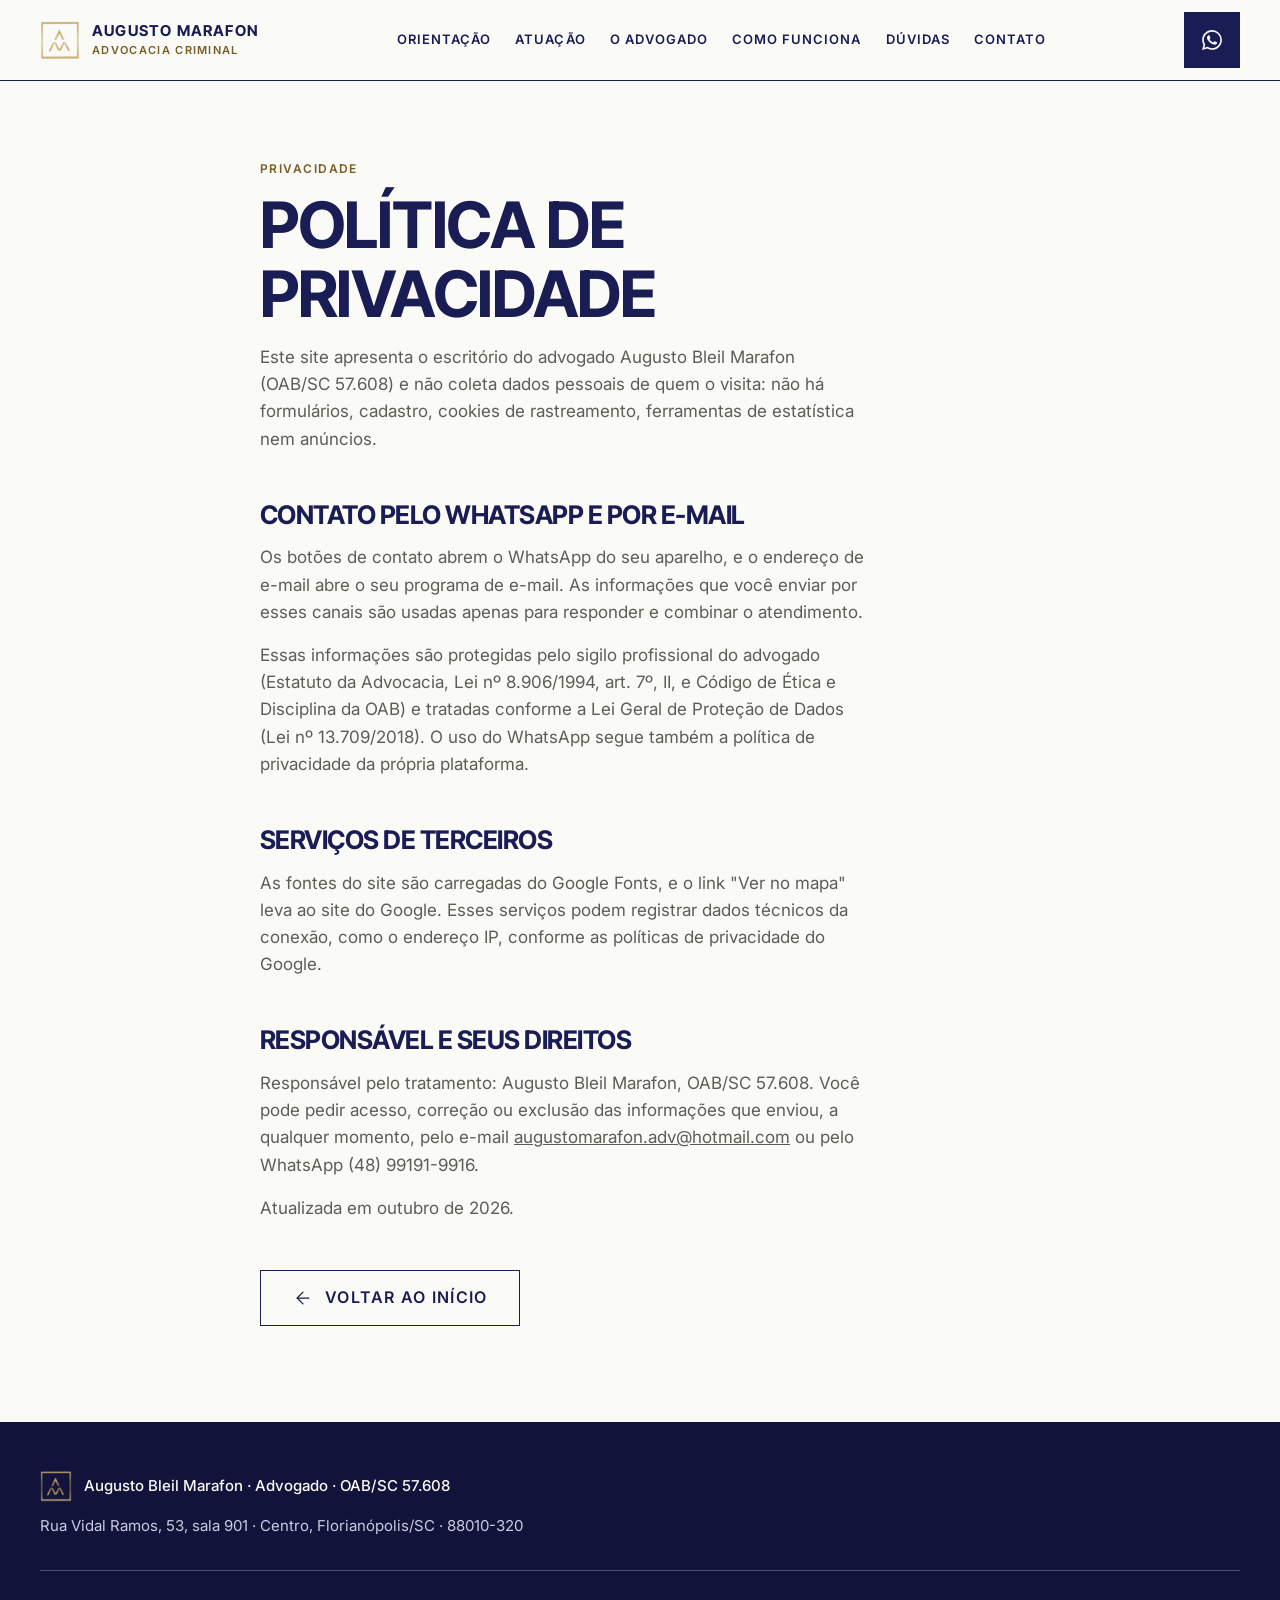
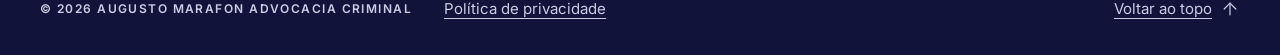
<file: politica-de-privacidade.html>
<!DOCTYPE html>
<html lang="pt-BR">
<head>
<meta charset="UTF-8">
<meta name="viewport" content="width=device-width, initial-scale=1">
<!-- PRÉ-VENDA: não remover até o Armin fechar a venda -->
<meta name="robots" content="noindex, nofollow">
<title>Política de privacidade · Augusto Bleil Marafon · OAB/SC 57.608</title>
<meta name="description" content="Como este site trata informações de contato. Augusto Bleil Marafon, advogado, OAB/SC 57.608, Florianópolis.">
<meta property="og:title" content="Política de privacidade · Augusto Bleil Marafon · OAB/SC 57.608">
<meta property="og:description" content="Advocacia criminal e consultoria jurídica no Centro de Florianópolis. Atendimento com hora marcada. Augusto Bleil Marafon, OAB/SC 57.608.">
<meta property="og:type" content="website">
<meta property="og:locale" content="pt_BR">
<meta property="og:image" content="assets/img/og-imagem.jpg">
<meta property="og:image:width" content="1200">
<meta property="og:image:height" content="630">
<meta name="theme-color" content="#FAFAF7">
<link rel="icon" type="image/png" href="assets/img/logo-am.png">
<link rel="preconnect" href="https://fonts.googleapis.com">
<link rel="preconnect" href="https://fonts.gstatic.com" crossorigin>
<link href="https://fonts.googleapis.com/css2?family=Inter+Tight:wght@300;700&family=Inter:wght@400;500;600&display=swap" rel="stylesheet">
<link rel="stylesheet" href="assets/css/base.css">
<link rel="stylesheet" href="assets/css/style.css">
</head>
<body>
<a class="pular-conteudo" href="#conteudo">Pular para o conteúdo</a>

<!--CABECALHO-->
<header class="cabecalho" data-header>
  <div class="container cabecalho__grade">
    <a class="marca" href="index.html#inicio" aria-label="Augusto Marafon Advocacia Criminal, início">
      <picture>
        <source srcset="assets/img/logo-am.webp" type="image/webp">
        <img class="marca__logo" src="assets/img/logo-am.png" alt="" width="40" height="40">
      </picture>
      <span class="marca__texto">
        <span class="marca__nome">Augusto Marafon</span>
        <span class="marca__area">Advocacia criminal</span>
      </span>
    </a>
    <nav class="cabecalho__nav" aria-label="Principal">
      <ul role="list">
        <li><a href="index.html#orientacao">Orientação</a></li>
        <li><a href="index.html#atuacao">Atuação</a></li>
        <li><a href="index.html#advogado">O advogado</a></li>
        <li><a href="index.html#como-funciona">Como funciona</a></li>
        <li><a href="index.html#duvidas">Dúvidas</a></li>
        <li><a href="index.html#contato">Contato</a></li>
      </ul>
    </nav>
    <a class="botao botao--primario cabecalho__cta" href="https://wa.me/5548991919916?text=Ol%C3%A1%2C%20Dr.%20Augusto.%20Vim%20pelo%20site%20e%20gostaria%20de%20conversar%20com%20o%20escrit%C3%B3rio." target="_blank" rel="noopener" aria-label="Fale com o escritório (abre o WhatsApp)"><svg class="icone icone--marca" width="24" height="24" fill="currentColor" aria-hidden="true" focusable="false" role="img" viewBox="0 0 24 24" xmlns="http://www.w3.org/2000/svg"><path d="M17.472 14.382c-.297-.149-1.758-.867-2.03-.967-.273-.099-.471-.148-.67.15-.197.297-.767.966-.94 1.164-.173.199-.347.223-.644.075-.297-.15-1.255-.463-2.39-1.475-.883-.788-1.48-1.761-1.653-2.059-.173-.297-.018-.458.13-.606.134-.133.298-.347.446-.52.149-.174.198-.298.298-.497.099-.198.05-.371-.025-.52-.075-.149-.669-1.612-.916-2.207-.242-.579-.487-.5-.669-.51-.173-.008-.371-.01-.57-.01-.198 0-.52.074-.792.372-.272.297-1.04 1.016-1.04 2.479 0 1.462 1.065 2.875 1.213 3.074.149.198 2.096 3.2 5.077 4.487.709.306 1.262.489 1.694.625.712.227 1.36.195 1.871.118.571-.085 1.758-.719 2.006-1.413.248-.694.248-1.289.173-1.413-.074-.124-.272-.198-.57-.347m-5.421 7.403h-.004a9.87 9.87 0 01-5.031-1.378l-.361-.214-3.741.982.998-3.648-.235-.374a9.86 9.86 0 01-1.51-5.26c.001-5.45 4.436-9.884 9.888-9.884 2.64 0 5.122 1.03 6.988 2.898a9.825 9.825 0 012.893 6.994c-.003 5.45-4.437 9.884-9.885 9.884m8.413-18.297A11.815 11.815 0 0012.05 0C5.495 0 .16 5.335.157 11.892c0 2.096.547 4.142 1.588 5.945L.057 24l6.305-1.654a11.882 11.882 0 005.683 1.448h.005c6.554 0 11.89-5.335 11.893-11.893a11.821 11.821 0 00-3.48-8.413Z"/></svg><span class="cabecalho__cta-texto">Fale com o escritório</span></a>
    <button class="cabecalho__menu" type="button" data-abrir-menu aria-expanded="false" aria-controls="menu-celular" aria-label="Abrir menu"><svg aria-hidden="true" focusable="false" class="icone icone--menu" xmlns="http://www.w3.org/2000/svg" width="24" height="24" viewBox="0 0 24 24" fill="none" stroke="currentColor" stroke-width="1.5" stroke-linecap="round" stroke-linejoin="round" ><path d="M4 5h16" /><path d="M4 12h16" /><path d="M4 19h16" /></svg></button>
  </div>
</header>
<nav class="menu-celular" id="menu-celular" aria-hidden="true" aria-label="Menu">
  <div class="menu-celular__topo">
    <span class="menu-celular__titulo">Menu</span>
    <button class="menu-celular__fechar" type="button" data-fechar-menu aria-label="Fechar menu"><svg aria-hidden="true" focusable="false" class="icone icone--x" xmlns="http://www.w3.org/2000/svg" width="24" height="24" viewBox="0 0 24 24" fill="none" stroke="currentColor" stroke-width="1.5" stroke-linecap="round" stroke-linejoin="round" ><path d="M18 6 6 18" /><path d="m6 6 12 12" /></svg></button>
  </div>
  <ul role="list" class="menu-celular__lista">
    <li><a href="index.html#orientacao">Orientação</a></li>
    <li><a href="index.html#escritorio">O escritório</a></li>
    <li><a href="index.html#atuacao">Atuação</a></li>
    <li><a href="index.html#advogado">O advogado</a></li>
    <li><a href="index.html#como-funciona">Como funciona</a></li>
    <li><a href="index.html#duvidas">Dúvidas</a></li>
    <li><a href="index.html#contato">Contato</a></li>
  </ul>
  <a class="botao botao--primario menu-celular__cta" href="https://wa.me/5548991919916?text=Ol%C3%A1%2C%20Dr.%20Augusto.%20Vim%20pelo%20site%20e%20gostaria%20de%20conversar%20com%20o%20escrit%C3%B3rio." target="_blank" rel="noopener" aria-label="Fale com o escritório (abre o WhatsApp)"><svg class="icone icone--marca" width="24" height="24" fill="currentColor" aria-hidden="true" focusable="false" role="img" viewBox="0 0 24 24" xmlns="http://www.w3.org/2000/svg"><path d="M17.472 14.382c-.297-.149-1.758-.867-2.03-.967-.273-.099-.471-.148-.67.15-.197.297-.767.966-.94 1.164-.173.199-.347.223-.644.075-.297-.15-1.255-.463-2.39-1.475-.883-.788-1.48-1.761-1.653-2.059-.173-.297-.018-.458.13-.606.134-.133.298-.347.446-.52.149-.174.198-.298.298-.497.099-.198.05-.371-.025-.52-.075-.149-.669-1.612-.916-2.207-.242-.579-.487-.5-.669-.51-.173-.008-.371-.01-.57-.01-.198 0-.52.074-.792.372-.272.297-1.04 1.016-1.04 2.479 0 1.462 1.065 2.875 1.213 3.074.149.198 2.096 3.2 5.077 4.487.709.306 1.262.489 1.694.625.712.227 1.36.195 1.871.118.571-.085 1.758-.719 2.006-1.413.248-.694.248-1.289.173-1.413-.074-.124-.272-.198-.57-.347m-5.421 7.403h-.004a9.87 9.87 0 01-5.031-1.378l-.361-.214-3.741.982.998-3.648-.235-.374a9.86 9.86 0 01-1.51-5.26c.001-5.45 4.436-9.884 9.888-9.884 2.64 0 5.122 1.03 6.988 2.898a9.825 9.825 0 012.893 6.994c-.003 5.45-4.437 9.884-9.885 9.884m8.413-18.297A11.815 11.815 0 0012.05 0C5.495 0 .16 5.335.157 11.892c0 2.096.547 4.142 1.588 5.945L.057 24l6.305-1.654a11.882 11.882 0 005.683 1.448h.005c6.554 0 11.89-5.335 11.893-11.893a11.821 11.821 0 00-3.48-8.413Z"/></svg>Fale com o escritório</a>
</nav>
<!--/CABECALHO-->

<main id="conteudo">
  <section class="pagina" data-heroi>
    <div class="container--estreito">
      <p class="rotulo">Privacidade</p>
      <h1>Política de privacidade</h1>
      <p>Este site apresenta o escritório do advogado Augusto Bleil Marafon <span class="nowrap">(OAB/SC 57.608)</span> e não coleta dados pessoais de quem o visita: não há formulários, cadastro, cookies de rastreamento, ferramentas de estatística nem anúncios.</p>
      <h2>Contato pelo WhatsApp e por e-mail</h2>
      <p>Os botões de contato abrem o WhatsApp do seu aparelho, e o endereço de e-mail abre o seu programa de e-mail. As informações que você enviar por esses canais são usadas apenas para responder e combinar o atendimento.</p>
      <p>Essas informações são protegidas pelo sigilo profissional do advogado (Estatuto da Advocacia, Lei nº 8.906/1994, art. 7º, II, e Código de Ética e Disciplina da OAB) e tratadas conforme a Lei Geral de Proteção de Dados (Lei nº 13.709/2018). O uso do WhatsApp segue também a política de privacidade da própria plataforma.</p>
      <h2>Serviços de terceiros</h2>
      <p>As fontes do site são carregadas do Google Fonts, e o link "Ver no mapa" leva ao site do Google. Esses serviços podem registrar dados técnicos da conexão, como o endereço IP, conforme as políticas de privacidade do Google.</p>
      <h2>Responsável e seus direitos</h2>
      <p>Responsável pelo tratamento: Augusto Bleil Marafon, <span class="nowrap">OAB/SC 57.608</span>. Você pode pedir acesso, correção ou exclusão das informações que enviou, a qualquer momento, pelo e-mail <a href="mailto:augustomarafon.adv@hotmail.com">augustomarafon.adv@hotmail.com</a> ou pelo WhatsApp <span class="nowrap">(48) 99191-9916</span>.</p>
      <p>Atualizada em outubro de 2026.</p>
      <div class="pagina__acoes"><a class="botao botao--secundario" href="index.html"><svg aria-hidden="true" focusable="false" class="icone icone--arrow-left" xmlns="http://www.w3.org/2000/svg" width="24" height="24" viewBox="0 0 24 24" fill="none" stroke="currentColor" stroke-width="1.5" stroke-linecap="round" stroke-linejoin="round" ><path d="m12 19-7-7 7-7" /><path d="M19 12H5" /></svg>Voltar ao início</a></div>
    </div>
  </section>
</main>

<!--RODAPE-->
<footer class="rodape">
  <div class="container">
    <div class="rodape__linha">
      <picture>
        <source srcset="assets/img/logo-am.webp" type="image/webp">
        <img class="rodape__logo" src="assets/img/logo-am.png" alt="" width="32" height="32" loading="lazy">
      </picture>
      <p class="rodape__id">Augusto Bleil Marafon · Advogado · <span class="nowrap">OAB/SC 57.608</span></p>
    </div>
    <p class="rodape__endereco">Rua Vidal Ramos, 53, sala&nbsp;901&nbsp;· Centro, Florianópolis/SC&nbsp;· 88010-320</p>
    <div class="rodape__legal">
      <p class="rodape__copy">© 2026 Augusto Marafon Advocacia Criminal</p>
      <a href="politica-de-privacidade.html">Política de privacidade</a>
      <a href="#conteudo" class="rodape__topo">Voltar ao topo<svg aria-hidden="true" focusable="false" class="icone icone--arrow-up" xmlns="http://www.w3.org/2000/svg" width="24" height="24" viewBox="0 0 24 24" fill="none" stroke="currentColor" stroke-width="1.5" stroke-linecap="round" stroke-linejoin="round" ><path d="m5 12 7-7 7 7" /><path d="M12 19V5" /></svg></a>
    </div>
  </div>
</footer>
<!--/RODAPE-->

<a class="whatsapp-fixo" href="https://wa.me/5548991919916?text=Ol%C3%A1%2C%20Dr.%20Augusto.%20Vim%20pelo%20site%20e%20gostaria%20de%20conversar%20com%20o%20escrit%C3%B3rio." target="_blank" rel="noopener" aria-label="Fale com o escritório (abre o WhatsApp)"><svg class="icone icone--marca" width="24" height="24" fill="currentColor" aria-hidden="true" focusable="false" role="img" viewBox="0 0 24 24" xmlns="http://www.w3.org/2000/svg"><path d="M17.472 14.382c-.297-.149-1.758-.867-2.03-.967-.273-.099-.471-.148-.67.15-.197.297-.767.966-.94 1.164-.173.199-.347.223-.644.075-.297-.15-1.255-.463-2.39-1.475-.883-.788-1.48-1.761-1.653-2.059-.173-.297-.018-.458.13-.606.134-.133.298-.347.446-.52.149-.174.198-.298.298-.497.099-.198.05-.371-.025-.52-.075-.149-.669-1.612-.916-2.207-.242-.579-.487-.5-.669-.51-.173-.008-.371-.01-.57-.01-.198 0-.52.074-.792.372-.272.297-1.04 1.016-1.04 2.479 0 1.462 1.065 2.875 1.213 3.074.149.198 2.096 3.2 5.077 4.487.709.306 1.262.489 1.694.625.712.227 1.36.195 1.871.118.571-.085 1.758-.719 2.006-1.413.248-.694.248-1.289.173-1.413-.074-.124-.272-.198-.57-.347m-5.421 7.403h-.004a9.87 9.87 0 01-5.031-1.378l-.361-.214-3.741.982.998-3.648-.235-.374a9.86 9.86 0 01-1.51-5.26c.001-5.45 4.436-9.884 9.888-9.884 2.64 0 5.122 1.03 6.988 2.898a9.825 9.825 0 012.893 6.994c-.003 5.45-4.437 9.884-9.885 9.884m8.413-18.297A11.815 11.815 0 0012.05 0C5.495 0 .16 5.335.157 11.892c0 2.096.547 4.142 1.588 5.945L.057 24l6.305-1.654a11.882 11.882 0 005.683 1.448h.005c6.554 0 11.89-5.335 11.893-11.893a11.821 11.821 0 00-3.48-8.413Z"/></svg>Fale com o escritório</a>
<script src="assets/js/main.js" defer></script>
</body>
</html>
</file>
<file: assets/css/base.css>
/* base.css — regras fixas da agência. NÃO EDITAR por projeto.
   Tokens de cor, fonte, raio e sombra do cliente ficam em style.css.
   Escala e regras descritas em specs/design.md §0. */

:root {
  /* Espaçamento: escala fechada. Nenhum margin/padding/gap fora daqui. */
  --space-1: 0.25rem;  /*   4px */
  --space-2: 0.5rem;   /*   8px */
  --space-3: 0.75rem;  /*  12px */
  --space-4: 1rem;     /*  16px */
  --space-5: 1.5rem;   /*  24px */
  --space-6: 2rem;     /*  32px */
  --space-7: 3rem;     /*  48px */
  --space-8: 4rem;     /*  64px */
  --space-9: 6rem;     /*  96px */
  --space-10: 8rem;    /* 128px */

  --section-y: var(--space-8);          /* celular e tablet: 64px */
  --gutter: var(--space-5);             /* 24px */
  --container: 1200px;
  --container-narrow: 760px;

  /* Ícones: só estes dois tamanhos (+ círculo de card) */
  --icone-linha: 20px;
  --icone-card: 24px;
  --icone-circulo: 48px;

  --toque-min: 44px;
  --header-h: 72px;

  --ease-out: cubic-bezier(0.22, 1, 0.36, 1);
  --dur-fast: 0.14s;
  --dur-base: 0.24s;
  --dur-slow: 0.42s;
}
@media (min-width: 900px) {
  :root { --section-y: var(--space-9); --gutter: var(--space-6); }  /* 96px / 32px */
}
@media (max-width: 399px) {
  :root { --gutter: 1.25rem; }  /* 20px: única exceção à escala, só na borda da tela */
}

/* Reset enxuto */
*, *::before, *::after { box-sizing: border-box; }
html { -webkit-text-size-adjust: 100%; overflow-x: clip; scroll-behavior: smooth; }
body { margin: 0; overflow-x: clip; min-height: 100vh; text-rendering: optimizeLegibility; -webkit-font-smoothing: antialiased; }
h1, h2, h3, h4, p, figure, blockquote, ul, ol, dl { margin: 0; }
ul[role="list"], ol[role="list"] { list-style: none; padding: 0; }
img, picture, svg, video { display: block; max-width: 100%; }
img { height: auto; }
input, button, textarea, select { font: inherit; color: inherit; }
button { cursor: pointer; }
a { color: inherit; }
[hidden] { display: none !important; }
:target, [id] { scroll-margin-top: calc(var(--header-h) + var(--space-4)); }

/* Estrutura */
.container { width: min(100% - 2 * var(--gutter), var(--container)); margin-inline: auto; }
.container--estreito { width: min(100% - 2 * var(--gutter), var(--container-narrow)); margin-inline: auto; }
.secao { padding-block: var(--section-y); }

/* Imagens: sempre cobrem o espaço reservado, sem distorcer */
.midia { position: relative; overflow: hidden; }
.midia > img, .midia > picture, .midia > picture > img { width: 100%; height: 100%; object-fit: cover; }
.proporcao-heroi   { aspect-ratio: 4 / 5; }
.proporcao-card    { aspect-ratio: 4 / 3; }
.proporcao-retrato { aspect-ratio: 4 / 5; }
.proporcao-avatar  { aspect-ratio: 1 / 1; border-radius: 50%; }
@media (min-width: 900px) { .proporcao-heroi { aspect-ratio: 3 / 2; } }

/* Ícones (gerados por ~/agencia/scripts/icone.mjs) */
.icone { width: var(--icone-card); height: var(--icone-card); flex-shrink: 0; }
.icone--linha, .botao .icone, p .icone, li .icone { width: var(--icone-linha); height: var(--icone-linha); }
.icone-circulo {
  display: inline-grid; place-items: center;
  width: var(--icone-circulo); height: var(--icone-circulo); border-radius: 50%;
}

/* Acessibilidade */
.pular-conteudo {
  position: absolute; left: var(--space-4); top: calc(-1 * var(--space-9)); z-index: 1000;
  padding: var(--space-3) var(--space-4); background: #fff; color: #000; border-radius: var(--space-2);
}
.pular-conteudo:focus { top: var(--space-3); }
:focus-visible { outline: 3px solid var(--focus-ring, currentColor); outline-offset: 2px; }
.sr-only {
  position: absolute !important; width: 1px; height: 1px; padding: 0; margin: -1px;
  overflow: hidden; clip: rect(0 0 0 0); white-space: nowrap; border: 0;
}
a, button, [role="button"], input, select, textarea, summary { min-height: var(--toque-min); }
p a, li a { min-height: 0; }

/* Menu de celular: fechado = fora da tela E fora do teclado (lição: menu fechado recebia foco) */
.menu-celular { visibility: hidden; pointer-events: none; }
.menu-celular[data-aberto="true"] { visibility: visible; pointer-events: auto; }
body[data-menu="true"] { overflow: hidden; }

/* Entrada de seção (main.js adiciona .visivel). Sem JS, tudo aparece. */
.js .revelar { opacity: 0; transform: translateY(16px); transition: opacity var(--dur-slow) var(--ease-out), transform var(--dur-slow) var(--ease-out); }
.js .revelar.visivel { opacity: 1; transform: none; }

/* Botão fixo de WhatsApp no celular: aparece em TODAS as páginas depois de rolar (lição: só funcionava na home) */
.whatsapp-fixo {
  position: fixed; left: var(--gutter); right: var(--gutter); bottom: var(--space-4); z-index: 90;
  display: flex; align-items: center; justify-content: center; gap: var(--space-2);
  min-height: 56px; border-radius: 999px; text-decoration: none;
  transform: translateY(calc(100% + var(--space-6))); transition: transform var(--dur-base) var(--ease-out);
}
.whatsapp-fixo[data-visivel="true"] { transform: none; }
@media (min-width: 900px) { .whatsapp-fixo { display: none; } }
/* Reserva o espaço do botão fixo no fim da página, senão ele cobre o último conteúdo (lição: Loredana) */
@media (max-width: 899px) { body:has(.whatsapp-fixo) { padding-bottom: calc(56px + var(--space-6)); } }

/* Caixa de foto real que falta (specs/design.md §0). Nunca pode sobrar sem registro em revisao/pendencias.md. */
.foto-pendente {
  display: grid; place-content: center; gap: var(--space-3);
  width: 100%; max-width: 100%; height: 100%; padding: var(--space-6); text-align: center;
  background: #f4f2f0; border: 2px dashed #b9b2aa; border-radius: inherit; color: #625c55;
}
.foto-pendente .icone { margin-inline: auto; opacity: .55; }
.foto-pendente__titulo { font-weight: 600; line-height: 1.45; color: #231f20; max-width: 34ch; margin-inline: auto; overflow-wrap: anywhere; }
.foto-pendente__meta { font-size: 0.875rem; }

/* Movimento reduzido: desliga tudo */
@media (prefers-reduced-motion: reduce) {
  html { scroll-behavior: auto; }
  *, *::before, *::after { animation: none !important; transition: none !important; }
  .js .revelar { opacity: 1; transform: none; }
}
</file>
<file: assets/css/style.css>
/* style.css — tokens e componentes do cliente, a partir de specs/design.md §1–§11.
   Espaçamento SEMPRE com var(--space-N) de base.css. Mobile-first: as media queries de cada
   componente vêm DEPOIS das regras base dele (lição Loredana). */
:root {
  --brand: #1A1C54;
  --brand-escuro: #12133B;
  --accent: #C9A96E;
  --accent-texto: #7A5C24;
  --surface-1: #FAFAF7;
  --surface-2: #F2EFE8;
  --surface-escura: #1A1C54;
  --text-1: #1A1C54;
  --text-2: #5E5C57;
  --text-inverso: #FAFAF7;
  --text-inverso-2: #C9CCE3;
  --borda: #1A1C54;
  --borda-suave: #D9D6CC;

  --font-titulo: "Inter Tight", system-ui, -apple-system, "Segoe UI", sans-serif;
  --font-corpo: "Inter", system-ui, -apple-system, "Segoe UI", sans-serif;

  --raio: 0;
  --sombra: none;
  --fio: 1px solid var(--borda);
  --fio-suave: 1px solid var(--borda-suave);
  --col-marcador: 56px;
  --botao-h: 56px;
  --midia-tablet: 560px;
  --focus-ring: var(--accent-texto);
}

/* ---------- Base ---------- */
body {
  font-family: var(--font-corpo);
  font-size: 1rem;
  line-height: 1.6;
  color: var(--text-1);
  background: var(--surface-1);
}
@media (min-width: 900px) { body { font-size: 1.0625rem; } }

h1, h2, h3 {
  font-family: var(--font-titulo);
  font-weight: 700;
  text-transform: uppercase;
  line-height: 1.08; /* 0.96 fazia os acentos (É, Á) encostarem na linha de cima */
  letter-spacing: -0.02em;
  text-wrap: balance;
}
h1 strong, h2 strong { font-weight: 700; }
h2 { font-size: clamp(1.875rem, 4.6vw, 4.25rem); }
h3 { font-size: clamp(1.25rem, 2vw, 1.875rem); line-height: 1.05; letter-spacing: -0.01em; }
p { max-width: 36em; }
.nowrap { white-space: nowrap; }
img { border-radius: var(--raio); }

.rotulo {
  font-family: var(--font-corpo);
  font-size: 0.75rem;
  font-weight: 600;
  line-height: 1.4;
  text-transform: uppercase;
  letter-spacing: 0.12em;
  color: var(--accent-texto);
}
.rotulo--inverso { color: var(--accent); }

.link {
  display: inline-flex; align-items: center; gap: var(--space-2);
  font-weight: 600; color: var(--text-1);
  text-decoration: underline; text-decoration-thickness: 1px; text-underline-offset: 4px;
  min-height: var(--toque-min);
}
.link .icone { width: var(--icone-linha); height: var(--icone-linha); transition: transform var(--dur-fast) var(--ease-out); }
.link:hover .icone { transform: translateX(4px); }

/* ---------- Botões (§6): um raio, uma altura ---------- */
.botao {
  display: inline-flex; align-items: center; justify-content: center; gap: var(--space-3);
  min-height: var(--botao-h);
  padding: var(--space-4) var(--space-6);
  border: 1px solid transparent; border-radius: var(--raio);
  font-family: var(--font-corpo); font-size: 1rem; font-weight: 600; line-height: 1.2;
  text-transform: uppercase; letter-spacing: 0.08em; text-decoration: none; text-align: center;
  transition: background-color var(--dur-fast) var(--ease-out), color var(--dur-fast) var(--ease-out);
}
.botao--primario { background: var(--brand); color: var(--text-inverso); }
.botao--primario:hover { background: var(--brand-escuro); }
.botao--secundario { background: transparent; color: var(--brand); border-color: var(--brand); }
.botao--secundario:hover { background: var(--brand); color: var(--text-inverso); }
.botao--dourado { background: var(--accent); color: var(--brand); }
.botao--dourado:hover { background: var(--text-inverso); }
@media (max-width: 399px) {
  .botao { padding-inline: var(--space-4); letter-spacing: 0.03em; gap: var(--space-2); }
}

/* ---------- Cabeçalho ---------- */
.cabecalho {
  position: sticky; top: 0; z-index: 80;
  background: var(--surface-1);
  border-bottom: var(--fio);
}
.cabecalho__grade {
  display: flex; align-items: center; justify-content: space-between; gap: var(--space-4);
  min-height: 72px; padding-block: var(--space-3);
}
.marca {
  display: inline-flex; align-items: center; gap: var(--space-3);
  text-decoration: none; color: var(--text-1); min-width: 0;
}
@media (min-width: 900px) { .marca { flex-shrink: 0; } }
.marca__logo { width: 40px; height: 40px; flex-shrink: 0; }
.marca__texto { display: grid; gap: var(--space-1); min-width: 0; }
.marca__nome {
  font-family: var(--font-titulo); font-weight: 700; font-size: 0.9375rem;
  line-height: 1.1; text-transform: uppercase; letter-spacing: 0.08em;
}
.marca__area {
  font-size: 0.6875rem; font-weight: 600; line-height: 1.2;
  text-transform: uppercase; letter-spacing: 0.12em; color: var(--accent-texto);
}
.cabecalho__nav { display: none; }
.cabecalho__cta { display: none; }
.cabecalho__menu {
  flex-shrink: 0;
  display: inline-grid; place-items: center;
  width: var(--toque-min); height: var(--toque-min);
  padding: 0; border: var(--fio); border-radius: var(--raio);
  background: transparent; color: var(--text-1);
}
@media (min-width: 400px) {
  .marca__nome { white-space: nowrap; }
}
@media (min-width: 900px) {
  .cabecalho__menu { display: none; }
  .cabecalho__nav { display: block; }
  .cabecalho__nav ul { display: flex; align-items: center; gap: var(--space-3); padding: 0; margin: 0; }
  .cabecalho__nav a {
    display: inline-flex; align-items: center; min-height: var(--toque-min);
    font-size: 0.75rem; font-weight: 600; text-transform: uppercase; letter-spacing: 0.04em;
    text-decoration: none; white-space: nowrap; color: var(--text-1);
    border-bottom: 1px solid transparent;
  }
  .cabecalho__nav a:hover { border-bottom-color: var(--borda); }
  .cabecalho__cta {
    display: inline-flex; flex-shrink: 0; white-space: nowrap;
    width: var(--botao-h); padding: 0;
  }
  .cabecalho__cta-texto { position: absolute; width: 1px; height: 1px; overflow: hidden; clip: rect(0 0 0 0); white-space: nowrap; }
}
@media (min-width: 1280px) {
  .cabecalho__nav ul { gap: var(--space-5); }
  .cabecalho__nav a { font-size: 0.8125rem; letter-spacing: 0.08em; }
}
@media (min-width: 1360px) {
  .cabecalho__nav ul { gap: var(--space-4); }
  .cabecalho__cta { width: auto; padding: var(--space-4) var(--space-6); }
  .cabecalho__cta-texto { position: static; width: auto; height: auto; overflow: visible; clip: auto; }
}

/* Menu de celular (tela cheia) */
.menu-celular {
  position: fixed; inset: 0; z-index: 100;
  display: flex; flex-direction: column; gap: var(--space-6);
  padding: var(--space-3) var(--gutter) var(--space-6);
  background: var(--surface-1);
  overflow-y: auto;
  opacity: 0; transition: opacity var(--dur-base) var(--ease-out), visibility var(--dur-base);
}
.menu-celular[data-aberto="true"] { opacity: 1; }
.menu-celular__topo {
  display: flex; align-items: center; justify-content: space-between;
  min-height: 72px; border-bottom: var(--fio);
}
.menu-celular__titulo { font-size: 0.75rem; font-weight: 600; text-transform: uppercase; letter-spacing: 0.12em; color: var(--accent-texto); }
.menu-celular__fechar {
  display: inline-grid; place-items: center;
  width: var(--toque-min); height: var(--toque-min); padding: 0;
  border: var(--fio); border-radius: var(--raio); background: transparent; color: var(--text-1);
}
.menu-celular__lista { padding: 0; margin: 0; }
.menu-celular__lista li { border-bottom: var(--fio-suave); }
.menu-celular__lista a {
  display: flex; align-items: center; min-height: 56px;
  font-family: var(--font-titulo); font-weight: 700; font-size: 1.5rem;
  text-transform: uppercase; letter-spacing: -0.01em; text-decoration: none; color: var(--text-1);
}
.menu-celular__cta { width: 100%; }
@media (min-width: 900px) { .menu-celular { display: none; } }

/* ---------- Cabeçalho de seção (Recurso 4) ---------- */
.secao--alt { background: var(--surface-2); }
.secao__cabeca {
  display: flex; flex-direction: column; gap: var(--space-3);
  padding-bottom: var(--space-4);
  border-bottom: var(--fio);
}
.secao__cabeca .rotulo { order: -1; }
.secao__lead {
  margin-top: var(--space-5);
  font-size: clamp(1.125rem, 1.4vw, 1.3125rem); line-height: 1.55;
}
.secao__mais { margin-top: var(--space-5); }
@media (min-width: 900px) {
  .secao__cabeca { flex-direction: row; align-items: flex-end; justify-content: space-between; gap: var(--space-6); }
  .secao__cabeca .rotulo { order: 0; flex-shrink: 0; text-align: right; padding-bottom: var(--space-1); }
}

/* Tablet: um eixo só de 560px centralizado para todas as seções (lição Loredana/Marilúcia) */
@media (min-width: 600px) and (max-width: 899px) {
  .secao > .container, .frase > .container, .final > .container { width: min(100% - 2 * var(--gutter), var(--midia-tablet)); }
}

/* Numerais (Recursos 5 e 6) */
.numeral {
  display: block;
  font-family: var(--font-titulo); font-weight: 300; font-size: 4rem; line-height: 0.9;
  letter-spacing: -0.02em; color: var(--accent-texto);
}
.numeral--menor { font-size: 3rem; }

/* ---------- 1. Herói (Recursos 1, 2, 3, 14) ---------- */
.heroi { border-bottom: var(--fio); }
.heroi__grade { display: grid; }
.heroi__midia {
  width: 100%; height: 30svh; min-height: 180px;
  border-bottom: var(--fio);
}
.heroi__midia img { object-position: 50% 28%; }
.heroi__texto {
  display: flex; flex-direction: column; gap: var(--space-5);
  padding: var(--space-5) var(--gutter) var(--space-8);
}
.heroi__titulo {
  font-size: 2.25rem; font-weight: 300; line-height: 1.08;
}
.heroi__titulo strong { font-weight: 700; }
.heroi__rodape { display: flex; flex-direction: column; gap: var(--space-5); }
.heroi__rotulos { display: grid; gap: var(--space-2); }
.heroi__rotulo {
  font-size: 0.75rem; font-weight: 600; line-height: 1.45;
  text-transform: uppercase; letter-spacing: 0.1em; color: var(--text-2);
}
.heroi__rotulo--forte { color: var(--text-1); padding-bottom: var(--space-2); border-bottom: 1px solid var(--accent); }
.heroi__lead { font-size: 1.125rem; line-height: 1.55; order: 3; }
.heroi__acoes { display: flex; flex-direction: column; gap: var(--space-3); order: 2; }
.heroi__acoes .botao { width: 100%; }
@media (max-width: 899px) {
  /* Exceção deste site (pedido do Armin, 06/10/2026): no celular a headline fica acima da foto. */
  .heroi__texto { display: contents; }
  .heroi__titulo { order: 1; padding: var(--space-6) var(--gutter) var(--space-5); }
  .heroi__midia { order: 2; }
  .heroi__rodape { order: 3; padding: var(--space-5) var(--gutter) var(--space-8); }
}
@media (max-width: 359px) {
  .heroi__midia { height: 24svh; min-height: 140px; }
  .heroi__titulo { font-size: 2rem; }
}
@media (min-width: 600px) and (max-width: 899px) {
  .heroi__midia { height: 40svh; }
  .heroi__titulo, .heroi__rodape { width: min(100% - 2 * var(--gutter), var(--midia-tablet)); margin-inline: auto; padding-inline: 0; }
  .heroi__titulo { font-size: 3rem; }
}
@media (min-width: 900px) {
  .heroi__grade {
    grid-template-columns: minmax(0, 3fr) minmax(0, 7fr);
    min-height: min(calc(100svh - var(--header-h)), 760px);
  }
  .heroi__midia {
    height: auto; min-height: 0;
    border-bottom: 0; border-right: var(--fio);
  }
  .heroi__midia img { object-position: 50% 35%; }
  .heroi__texto {
    justify-content: flex-end; gap: var(--space-7);
    padding: var(--space-9) var(--space-7) var(--space-7);
  }
  .heroi__titulo { font-size: clamp(3rem, 6.2vw, 6.5rem); }
  .heroi__rodape {
    display: grid; grid-template-columns: minmax(0, 1fr) auto;
    align-items: end; column-gap: var(--space-6); row-gap: var(--space-5);
  }
  .heroi__rotulos { grid-column: 1; grid-row: 1; }
  .heroi__lead { grid-column: 1; grid-row: 2; order: 0; max-width: 34em; }
  .heroi__acoes { grid-column: 2; grid-row: 1 / span 2; align-self: end; order: 0; }
  .heroi__acoes .botao { width: 100%; }
}
@media (min-width: 900px) and (max-width: 1199px) {
  .heroi__rodape { grid-template-columns: minmax(0, 1fr); }
  .heroi__acoes { grid-column: 1; grid-row: 3; display: inline-grid; justify-self: start; }
  .heroi__acoes .botao { width: 100%; }
  .heroi__texto { padding: var(--space-8) var(--space-6) var(--space-6); }
}

/* ---------- 2. Orientação (Recurso 5) ---------- */
.colunas-numeradas {
  display: grid; margin-top: var(--space-6); padding: 0;
  border-top: var(--fio); border-left: var(--fio);
}
.colunas-numeradas li {
  display: grid; align-content: start; gap: var(--space-4);
  padding: var(--space-5);
  border-right: var(--fio); border-bottom: var(--fio);
}
.colunas-numeradas h3 { font-size: 1.25rem; line-height: 1.1; }
.colunas-numeradas p { color: var(--text-2); }
@media (min-width: 600px) and (max-width: 899px) {
  .colunas-numeradas { max-width: var(--midia-tablet); }
}
@media (min-width: 900px) {
  .colunas-numeradas { grid-template-columns: repeat(3, minmax(0, 1fr)); margin-top: var(--space-7); }
  .colunas-numeradas li { padding: var(--space-6); gap: var(--space-5); }
  .colunas-numeradas h3 { font-size: clamp(1.25rem, 1.8vw, 1.625rem); }
}

/* ---------- 3. O escritório (Recursos 6 e 7) ---------- */
.escritorio__grade { display: grid; gap: var(--space-6); margin-top: var(--space-6); }
.escritorio__midia { width: 100%; max-width: var(--midia-tablet); height: 420px; }
.escritorio__midia img { object-position: 50% 40%; }
.lista-seta { padding: 0; margin: 0; border-top: var(--fio-suave); }
.lista-seta li {
  display: grid; grid-template-columns: var(--col-marcador) minmax(0, 1fr); align-items: start;
  padding-block: var(--space-5);
  border-bottom: var(--fio-suave);
}
.lista-seta li > .icone { color: var(--accent-texto); margin-top: var(--space-1); }
.lista-seta h3 { font-size: 1.25rem; line-height: 1.1; }
.lista-seta p { margin-top: var(--space-2); color: var(--text-2); }
.grade-dados {
  display: grid; grid-template-columns: repeat(2, minmax(0, 1fr));
  margin-top: var(--space-7);
  border-top: var(--fio); border-left: var(--fio);
}
.grade-dados > div {
  display: flex; flex-direction: column; justify-content: flex-start; gap: var(--space-2);
  padding: var(--space-5);
  border-right: var(--fio); border-bottom: var(--fio);
}
.grade-dados dt {
  font-family: var(--font-titulo); font-weight: 700; font-size: clamp(1.125rem, 2vw, 1.75rem);
  line-height: 1.05; text-transform: uppercase; letter-spacing: -0.01em; overflow-wrap: anywhere;
}
.grade-dados dd {
  margin: 0; font-size: 0.75rem; font-weight: 600; line-height: 1.4;
  text-transform: uppercase; letter-spacing: 0.12em; color: var(--accent-texto);
}
@media (max-width: 399px) {
  .grade-dados { grid-template-columns: minmax(0, 1fr); }
}
@media (min-width: 600px) and (max-width: 899px) {
  .escritorio__midia { max-width: 384px; }
}
@media (min-width: 900px) {
  .escritorio__grade {
    grid-template-columns: minmax(0, 5fr) minmax(0, 7fr);
    gap: var(--space-8); margin-top: var(--space-7); align-items: start;
  }
  .escritorio__midia { max-width: 384px; height: auto; aspect-ratio: 4 / 5; }
  .grade-dados { grid-template-columns: repeat(4, minmax(0, 1fr)); }
  .grade-dados > div { padding: var(--space-6); }
  .grade-dados dt { min-height: 2.1em; }
}

/* ---------- 4. Atuação (Recurso 6, variante 2×3) ---------- */
.atuacao__midia { margin-top: var(--space-6); aspect-ratio: 4 / 3; }
.atuacao__midia img { object-position: 40% 50%; }
.grade-fases {
  display: grid; padding: 0; margin-top: var(--space-6);
  border-top: var(--fio); border-left: var(--fio);
}
.grade-fases li {
  display: grid; align-content: start; gap: var(--space-3);
  padding: var(--space-5);
  border-right: var(--fio); border-bottom: var(--fio);
}
.grade-fases h3 { font-size: 1.25rem; line-height: 1.1; margin-top: var(--space-2); }
.grade-fases p { color: var(--text-2); }
.atuacao__nota { margin-top: var(--space-5); color: var(--text-2); }
@media (min-width: 600px) and (max-width: 899px) {
  .atuacao__midia, .grade-fases { max-width: var(--midia-tablet); }
}
@media (min-width: 900px) {
  .atuacao__midia { margin-top: var(--space-7); aspect-ratio: 21 / 9; }
  .grade-fases { grid-template-columns: repeat(3, minmax(0, 1fr)); margin-top: var(--space-7); }
  .grade-fases li { padding: var(--space-6); }
  .grade-fases h3 { font-size: clamp(1.25rem, 1.8vw, 1.5rem); }
  .atuacao__nota { margin-top: var(--space-6); }
}

/* ---------- 5. Frase grande (Recurso 15) ---------- */
.frase {
  padding-block: var(--space-9);
  background-color: var(--surface-escura);
  background-image: linear-gradient(rgba(26, 28, 84, 0.85), rgba(26, 28, 84, 0.85)), url("../img/frase-escada.jpg");
  background-image: linear-gradient(rgba(26, 28, 84, 0.85), rgba(26, 28, 84, 0.85)), image-set(url("../img/frase-escada.webp") type("image/webp"), url("../img/frase-escada.jpg") type("image/jpeg"));
  background-size: cover; background-position: center; background-repeat: no-repeat;
  color: var(--text-inverso);
}
.frase__titulo { font-size: clamp(2.25rem, 6vw, 6rem); font-weight: 300; max-width: 14em; }
.frase__titulo strong { font-weight: 700; color: var(--text-inverso); }
@media (min-width: 900px) { .frase { padding-block: var(--space-10); } }

/* ---------- 6. O advogado (Recurso 8) ---------- */
.advogado__grade { display: grid; gap: var(--space-6); margin-top: var(--space-6); }
.advogado__midia { width: 100%; max-width: var(--midia-tablet); height: 460px; }
.advogado__midia img { object-position: 50% 30%; }
.perfil {
  display: flex; flex-direction: column; gap: var(--space-4);
  padding: var(--space-5);
  border: var(--fio);
}
.perfil__nome { font-size: clamp(1.5rem, 2.6vw, 2.25rem); }
.perfil__rotulo { margin-top: calc(-1 * var(--space-2)); }
.perfil p:not(.rotulo) { color: var(--text-2); }
.perfil__contato {
  display: flex; flex-direction: column; align-items: flex-start; gap: var(--space-4);
  margin-top: var(--space-2); padding-top: var(--space-5); border-top: var(--fio-suave);
}
.perfil__email {
  display: inline-flex; align-items: center; gap: var(--space-2);
  min-height: var(--toque-min); color: var(--text-1); font-weight: 500;
  overflow-wrap: anywhere; text-underline-offset: 4px;
}
.perfil__email .icone { width: var(--icone-linha); height: var(--icone-linha); color: var(--accent-texto); }
@media (max-width: 399px) {
  .perfil { padding-inline: 0; border-inline: 0; }
  .perfil__contato .botao { width: 100%; }
}
@media (min-width: 600px) and (max-width: 899px) {
  .perfil { max-width: var(--midia-tablet); }
}
@media (min-width: 900px) {
  .advogado__grade {
    grid-template-columns: minmax(0, 5fr) minmax(0, 7fr);
    gap: var(--space-8); margin-top: var(--space-7); align-items: center;
  }
  .advogado__midia { max-width: 480px; height: auto; aspect-ratio: 4 / 5; }
  .perfil { padding: var(--space-7); gap: var(--space-5); }
}

/* ---------- 7. Como funciona (Recurso 9) ---------- */
.funciona__grade { display: grid; gap: var(--space-6); margin-top: var(--space-6); }
.passos { padding: 0; margin: 0; border-top: var(--fio); }
.passos li {
  display: grid; grid-template-columns: var(--col-marcador) minmax(0, 1fr); align-items: start;
  padding-block: var(--space-5);
  border-bottom: var(--fio);
}
.passos__num {
  font-family: var(--font-titulo); font-weight: 300; font-size: 1.75rem; line-height: 1;
  color: var(--accent-texto);
}
.passos h3 { font-size: 1.25rem; line-height: 1.1; }
.passos p { margin-top: var(--space-2); color: var(--text-2); }
.funciona__acao { margin-top: var(--space-6); }
.funciona__midia { width: 100%; max-width: var(--midia-tablet); height: 300px; }
@media (max-width: 399px) {
  .funciona__acao .botao { width: 100%; }
}
@media (min-width: 600px) and (max-width: 899px) {
  .funciona__passos { max-width: var(--midia-tablet); }
}
@media (min-width: 900px) {
  .funciona__grade {
    grid-template-columns: minmax(0, 7fr) minmax(0, 5fr);
    gap: var(--space-8); margin-top: var(--space-7); align-items: center;
  }
  .passos h3 { font-size: clamp(1.25rem, 1.8vw, 1.5rem); }
  .funciona__midia { max-width: 560px; height: auto; aspect-ratio: 4 / 3; justify-self: end; }
}

/* ---------- 8. Dúvidas (Recurso 10) ---------- */
.duvidas__grade { display: grid; gap: var(--space-6); margin-top: var(--space-6); }
.duvidas__midia { width: 100%; max-width: var(--midia-tablet); aspect-ratio: 16 / 9; }
.duvidas__midia img { object-position: 50% 45%; }
.duvidas__lista { border-top: var(--fio); }
.acordeao { border-bottom: var(--fio); }
.acordeao summary {
  display: grid; grid-template-columns: var(--col-marcador) minmax(0, 1fr) auto; align-items: center;
  padding-block: var(--space-4);
  cursor: pointer; list-style: none;
}
.acordeao summary::-webkit-details-marker { display: none; }
.acordeao__letra {
  font-family: var(--font-titulo); font-weight: 300; font-size: 1.75rem; line-height: 1;
  color: var(--accent-texto);
}
.acordeao__pergunta {
  font-family: var(--font-titulo); font-weight: 700; font-size: clamp(1.125rem, 1.8vw, 1.5rem);
  line-height: 1.1; text-transform: uppercase; letter-spacing: -0.01em;
  padding-right: var(--space-4);
}
.acordeao summary .icone {
  width: var(--icone-card); height: var(--icone-card); color: var(--accent-texto);
  transition: transform var(--dur-base) var(--ease-out);
}
.acordeao[open] summary .icone { transform: rotate(45deg); }
.acordeao p {
  padding: 0 0 var(--space-5) var(--col-marcador);
  color: var(--text-2);
}
.acordeao summary:hover .acordeao__pergunta { text-decoration: underline; text-decoration-thickness: 1px; text-underline-offset: 4px; }
@media (min-width: 600px) and (max-width: 899px) {
  .duvidas__lista { max-width: var(--midia-tablet); }
}
@media (min-width: 900px) {
  .duvidas__grade {
    grid-template-columns: minmax(0, 4fr) minmax(0, 8fr);
    gap: var(--space-8); margin-top: var(--space-7); align-items: start;
  }
  .duvidas__midia { aspect-ratio: 4 / 5; position: sticky; top: calc(var(--header-h) + var(--space-6)); }
  .acordeao summary { padding-block: var(--space-5); }
}

/* ---------- 9. Contato (Recurso 11) ---------- */
.contato__grade { display: grid; gap: var(--space-6); margin-top: var(--space-6); }
.tabela-fios { margin: 0; border-top: var(--fio); }
.tabela-fios > div {
  display: grid; gap: var(--space-2);
  padding-block: var(--space-5);
  border-bottom: var(--fio);
}
.tabela-fios dt {
  display: flex; align-items: center; gap: var(--space-2);
  font-size: 0.75rem; font-weight: 600; line-height: 1.4;
  text-transform: uppercase; letter-spacing: 0.12em; color: var(--accent-texto);
}
.tabela-fios dt .icone { width: var(--icone-linha); height: var(--icone-linha); }
.tabela-fios dd { margin: 0; font-size: 1.125rem; line-height: 1.5; overflow-wrap: anywhere; }
.tabela-fios dd a:not(.link) { display: inline-flex; align-items: center; min-height: var(--toque-min); color: var(--text-1); text-underline-offset: 4px; }
.tabela-fios address { font-style: normal; }
.tabela-fios .link { margin-top: var(--space-2); font-size: 1rem; }
.contato__midia { width: 100%; max-width: 293px; aspect-ratio: 4 / 3; }
.contato__midia img { object-position: 50% 50%; }
@media (min-width: 900px) {
  .contato__grade {
    grid-template-columns: minmax(0, 7fr) minmax(0, 5fr);
    gap: var(--space-8); margin-top: var(--space-7); align-items: start;
  }
  .tabela-fios > div { grid-template-columns: minmax(0, 15em) minmax(0, 1fr); gap: var(--space-5); align-items: baseline; }
  .contato__midia { justify-self: end; align-self: center; }
}

/* ---------- 10. Faixa final (Recurso 12) ---------- */
.final {
  padding-block: var(--space-8);
  border-top: 1px solid var(--accent);
  background-color: var(--surface-escura);
  background-image: linear-gradient(rgba(26, 28, 84, 0.88), rgba(26, 28, 84, 0.88)), url("../img/final-florianopolis.jpg");
  background-image: linear-gradient(rgba(26, 28, 84, 0.88), rgba(26, 28, 84, 0.88)), image-set(url("../img/final-florianopolis.webp") type("image/webp"), url("../img/final-florianopolis.jpg") type("image/jpeg"));
  background-size: cover; background-position: center; background-repeat: no-repeat;
  color: var(--text-inverso);
}
.final__grade { display: grid; gap: var(--space-7); }
.final__titulo { font-size: clamp(2.25rem, 6vw, 5.5rem); font-weight: 300; }
.final__titulo strong { font-weight: 700; }
.final__contato { display: flex; flex-direction: column; align-items: flex-start; gap: var(--space-4); }
.final__telefone {
  display: inline-flex; align-items: center; min-height: var(--toque-min);
  font-family: var(--font-titulo); font-weight: 700; font-size: clamp(1.75rem, 3.6vw, 3.25rem);
  line-height: 1; letter-spacing: -0.01em; color: var(--text-inverso); text-decoration: none; white-space: nowrap;
}
.final__telefone:hover { text-decoration: underline; text-decoration-thickness: 1px; text-underline-offset: 6px; }
.final__dados { color: var(--text-inverso-2); line-height: 1.6; }
.final__dados a { display: inline-flex; align-items: center; min-height: var(--toque-min); color: var(--text-inverso-2); overflow-wrap: anywhere; text-underline-offset: 4px; }
@media (max-width: 399px) {
  .final__contato .botao { width: 100%; }
}
@media (min-width: 900px) {
  .final { padding-block: var(--space-9); }
  .final__grade { grid-template-columns: minmax(0, 7fr) minmax(0, 5fr); gap: var(--space-8); align-items: end; }
  .final__contato .botao { white-space: nowrap; }
}
@media (min-width: 900px) and (max-width: 1199px) {
  .final__grade { grid-template-columns: minmax(0, 1fr) minmax(0, 1fr); gap: var(--space-7); }
}

/* ---------- 11. Rodapé (Recurso 13) ---------- */
.rodape {
  padding-block: var(--space-7) var(--space-5);
  background: var(--brand-escuro); color: var(--text-inverso-2);
  font-size: 0.9375rem;
}
.rodape__linha { display: flex; align-items: center; gap: var(--space-3); }
.rodape__logo { width: 32px; height: 32px; flex-shrink: 0; }
.rodape__id { color: var(--text-inverso); font-weight: 500; }
.rodape__endereco { margin-top: var(--space-3); }
.rodape__legal {
  display: flex; flex-direction: column; align-items: flex-start; gap: var(--space-2);
  margin-top: var(--space-6); padding-top: var(--space-4);
  border-top: 1px solid rgba(201, 204, 227, 0.3);
}
.rodape__copy {
  font-size: 0.75rem; font-weight: 600; text-transform: uppercase; letter-spacing: 0.12em;
  line-height: 1.4;
}
.rodape__legal a {
  display: inline-flex; align-items: center; gap: var(--space-2);
  min-height: var(--toque-min); color: var(--text-inverso-2); text-underline-offset: 4px;
}
.rodape__legal a .icone { width: var(--icone-linha); height: var(--icone-linha); }
/* A reserva do botão fixo vai no rodapé, não no body (lição Yda) */
@media (max-width: 899px) {
  body:has(.whatsapp-fixo) { padding-bottom: 0; }
  .rodape { padding-bottom: calc(var(--botao-h) + var(--space-6) + var(--space-4)); }
}
@media (min-width: 900px) {
  .rodape__legal { flex-direction: row; align-items: center; gap: var(--space-6); }
  .rodape__copy { line-height: var(--toque-min); }
  .rodape__topo { margin-left: auto; }
}

/* ---------- Botão fixo de WhatsApp (celular) ---------- */
.whatsapp-fixo {
  border-radius: var(--raio);
  background: var(--brand); color: var(--text-inverso);
  border: 1px solid var(--accent);
  font-family: var(--font-corpo); font-size: 1rem; font-weight: 600;
  text-transform: uppercase; letter-spacing: 0.08em;
}
.whatsapp-fixo .icone { width: var(--icone-linha); height: var(--icone-linha); }
@media (max-width: 399px) {
  .whatsapp-fixo { letter-spacing: 0.03em; }
}

/* ---------- Páginas internas (política, 404) ---------- */
.pagina { padding-block: var(--space-8) var(--section-y); }
.pagina h1 { font-size: clamp(2.25rem, 5vw, 4rem); font-weight: 700; margin-top: var(--space-3); }
.pagina h2 { font-size: clamp(1.25rem, 2vw, 1.625rem); margin-top: var(--space-7); }
.pagina p { margin-top: var(--space-4); color: var(--text-2); }
.pagina .rotulo { color: var(--accent-texto); }
.pagina__acoes { display: flex; flex-wrap: wrap; gap: var(--space-4); margin-top: var(--space-7); }
.pagina--404 { min-height: 60svh; }
</file>
